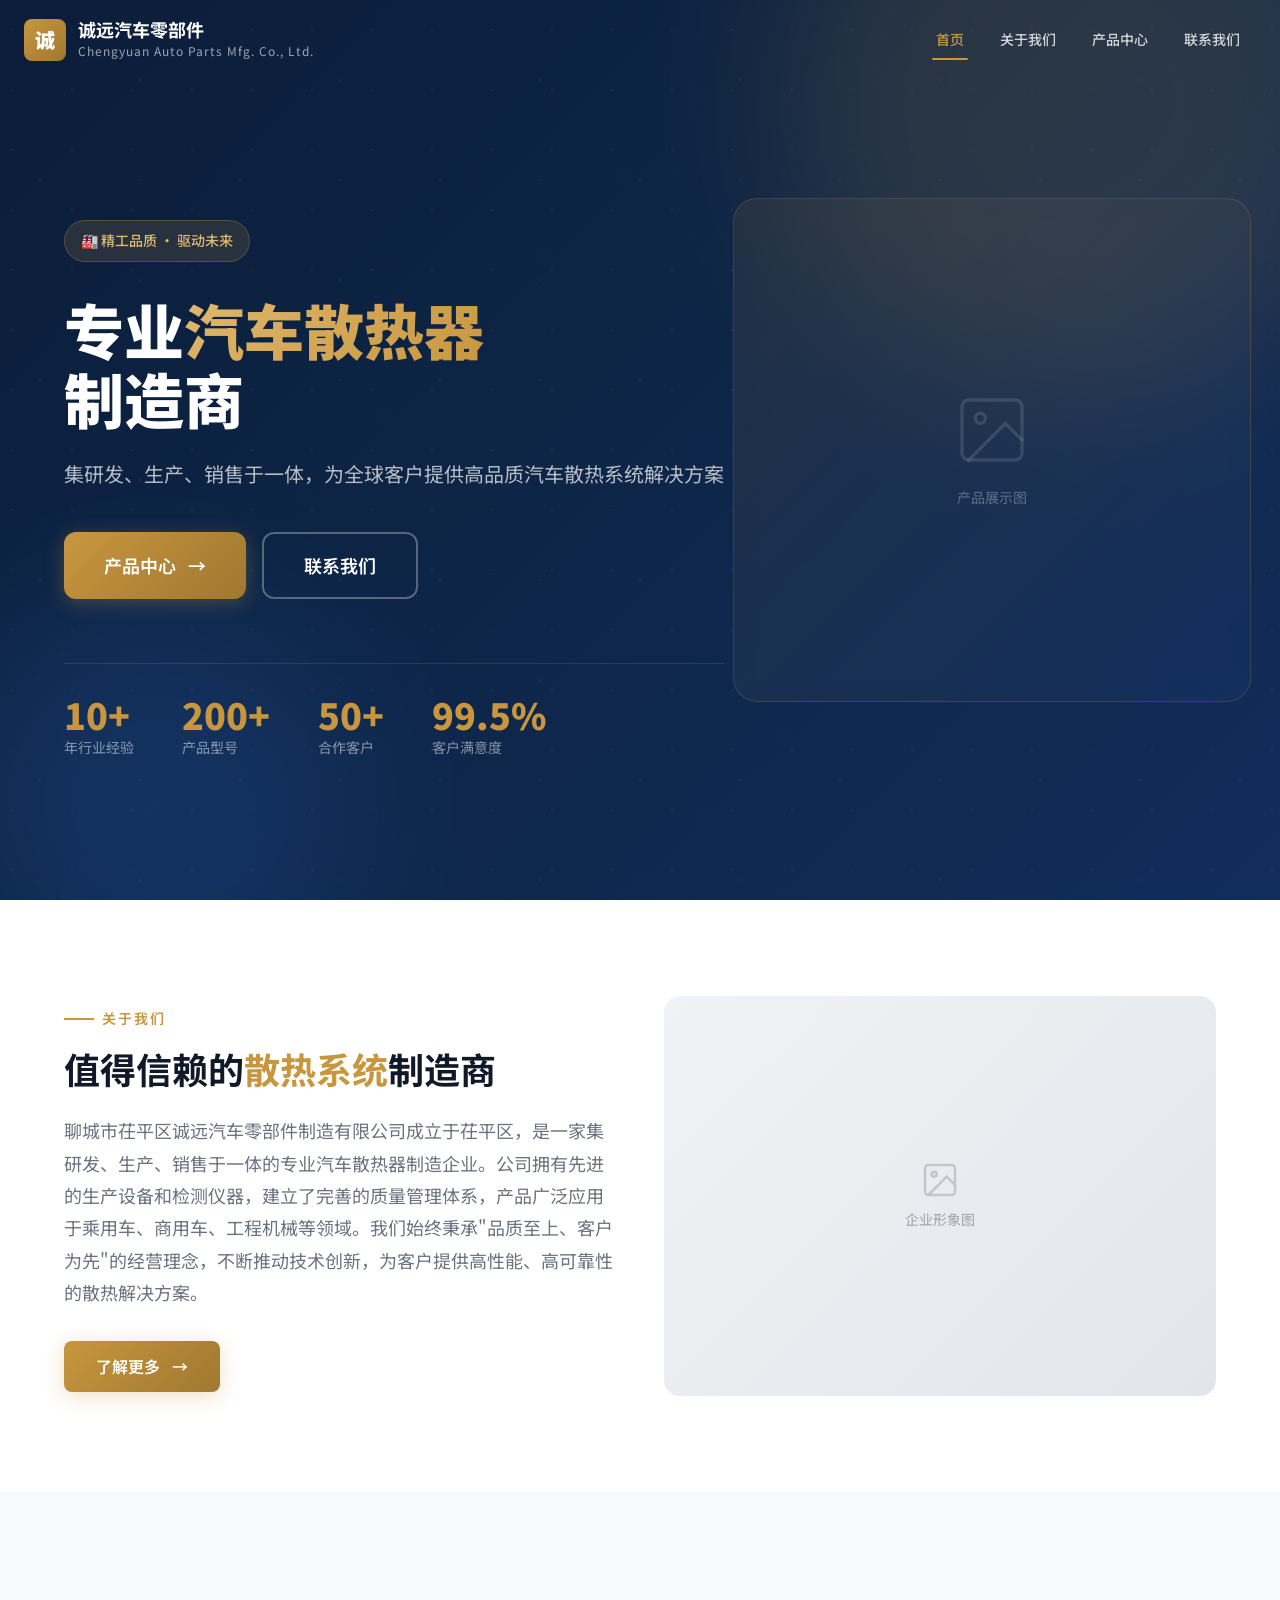
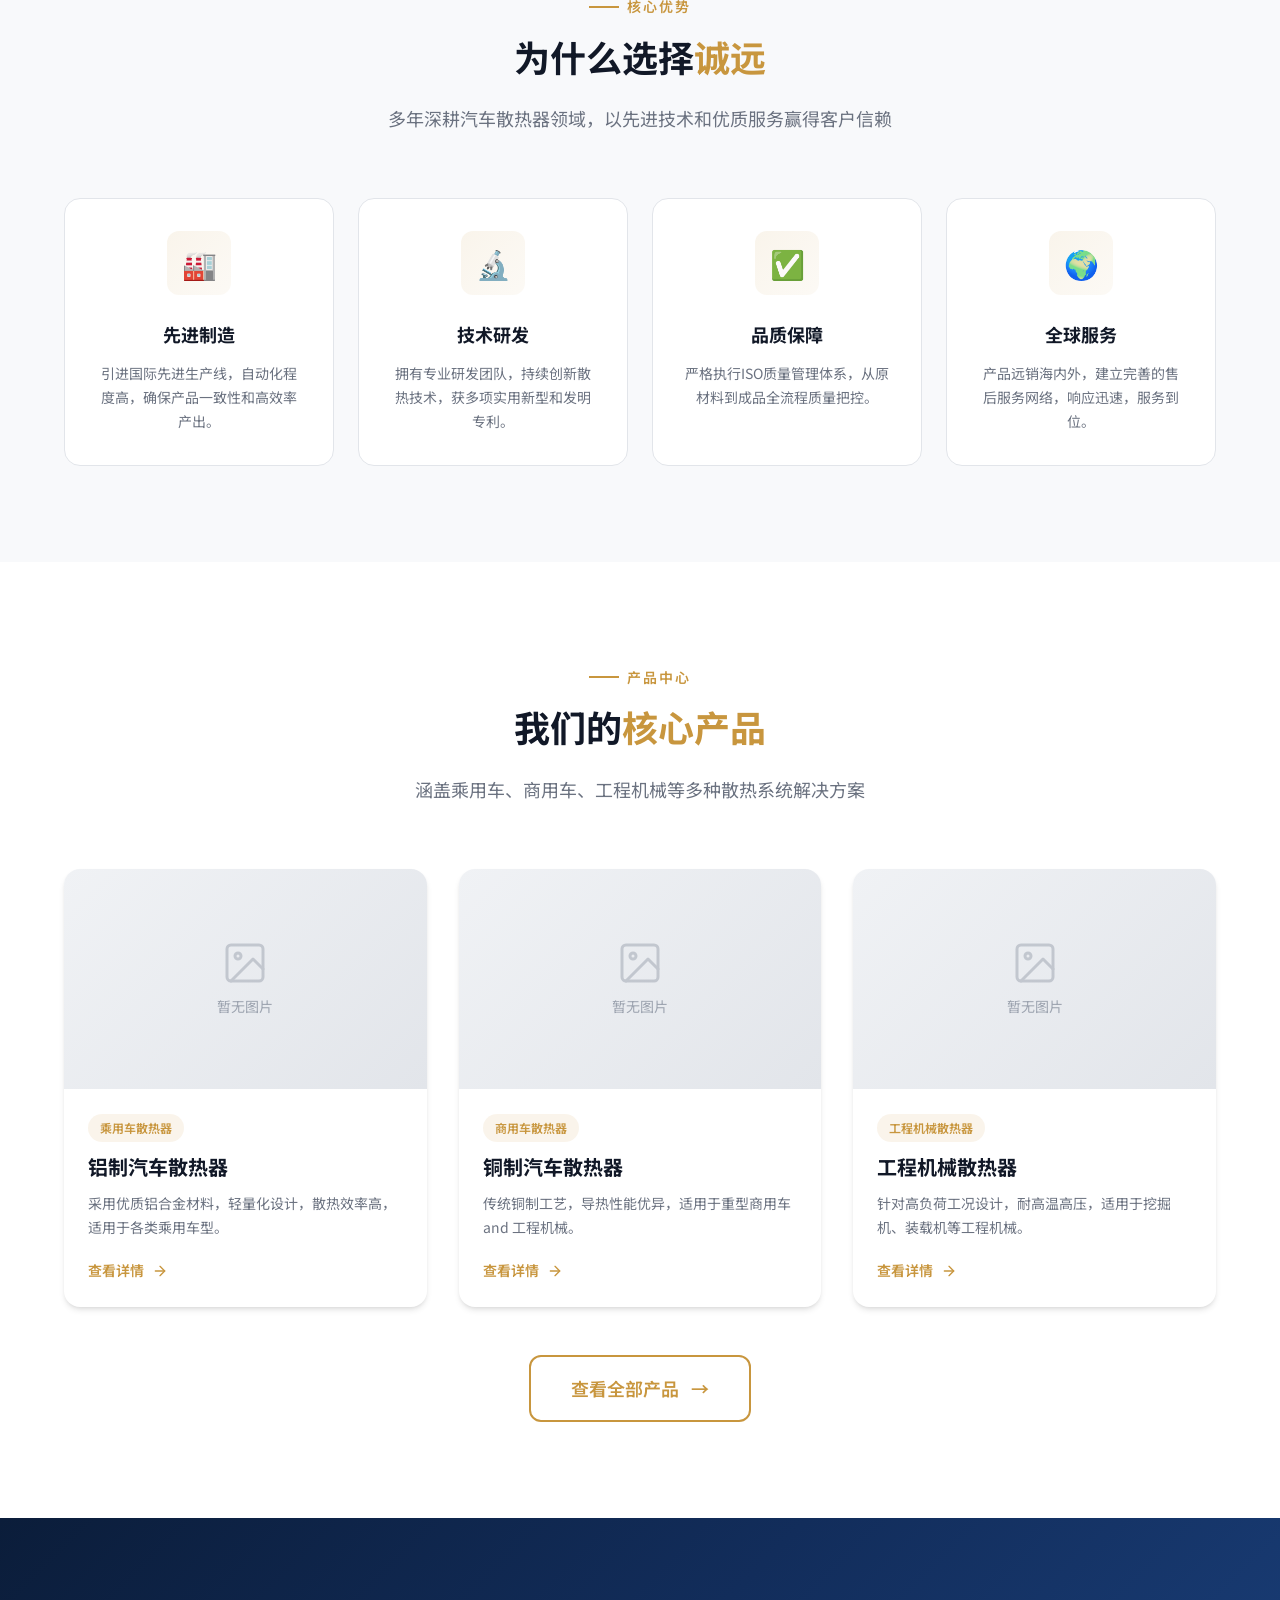
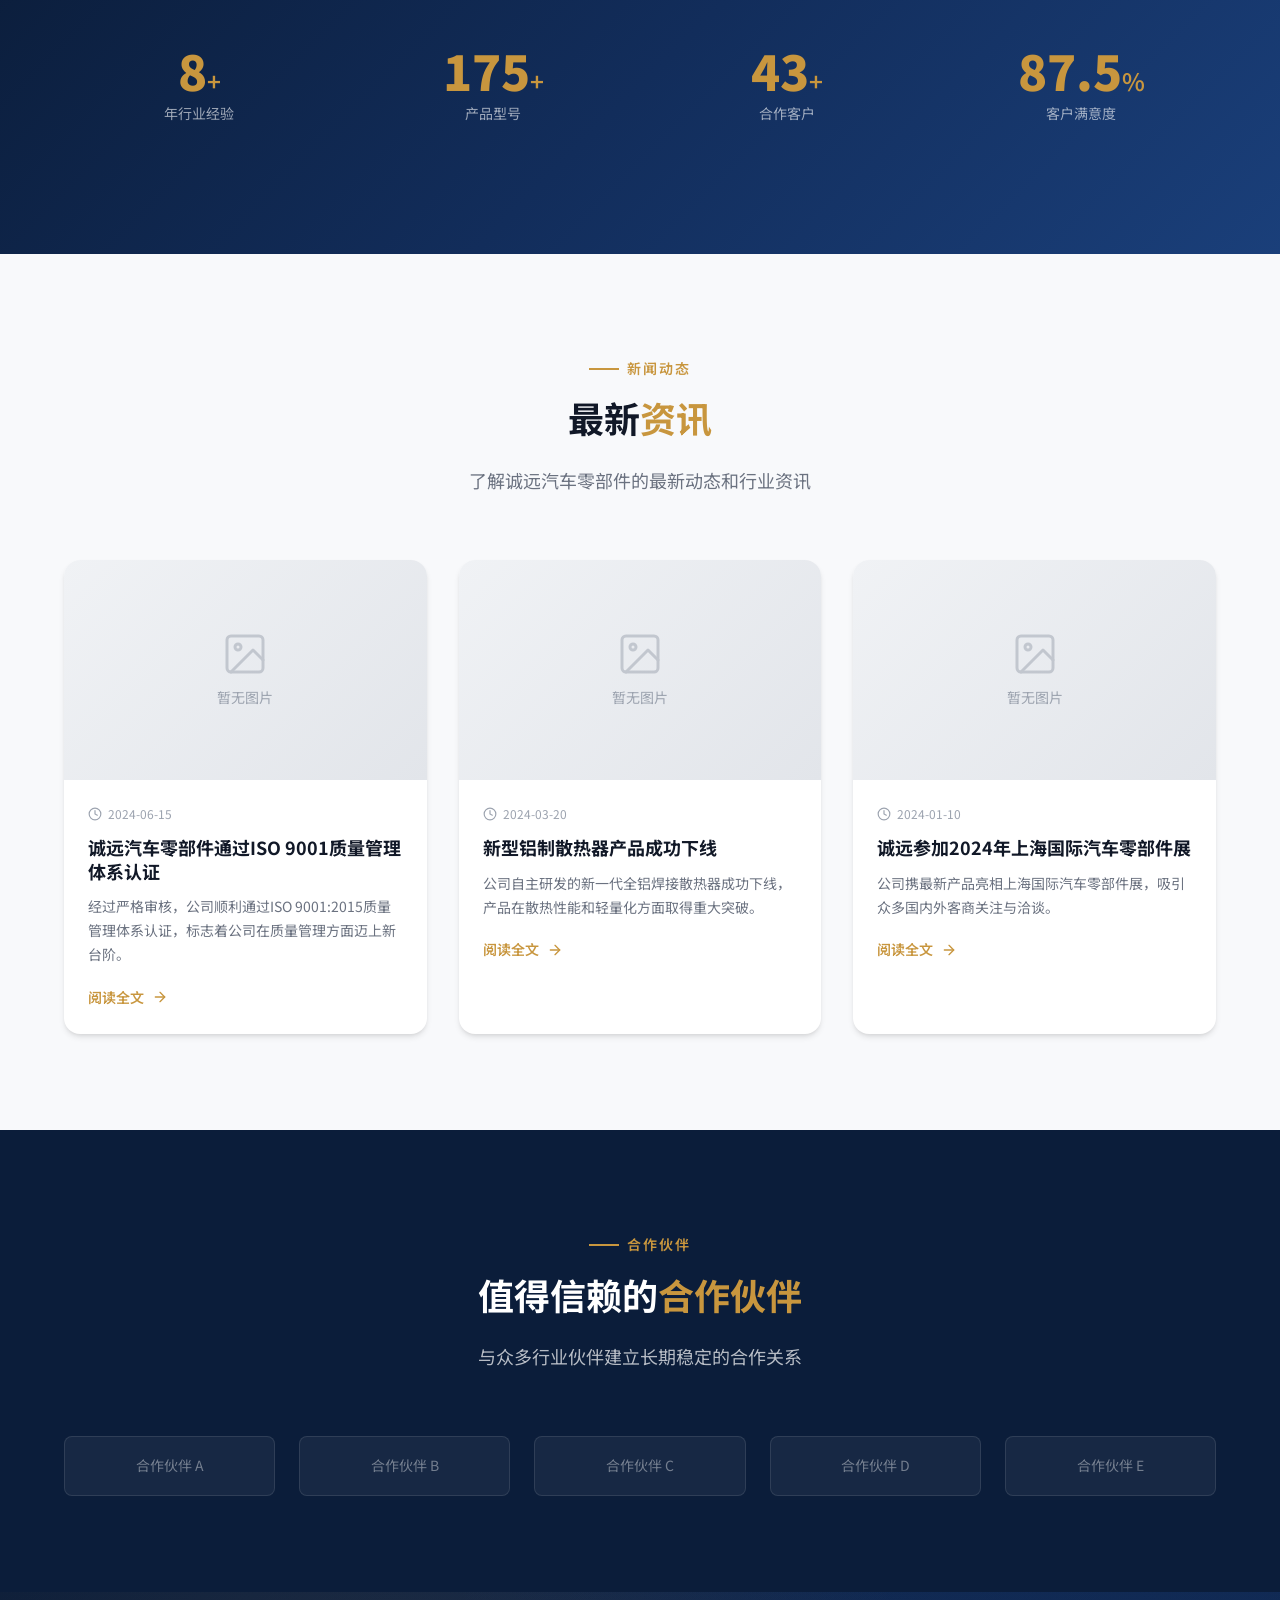
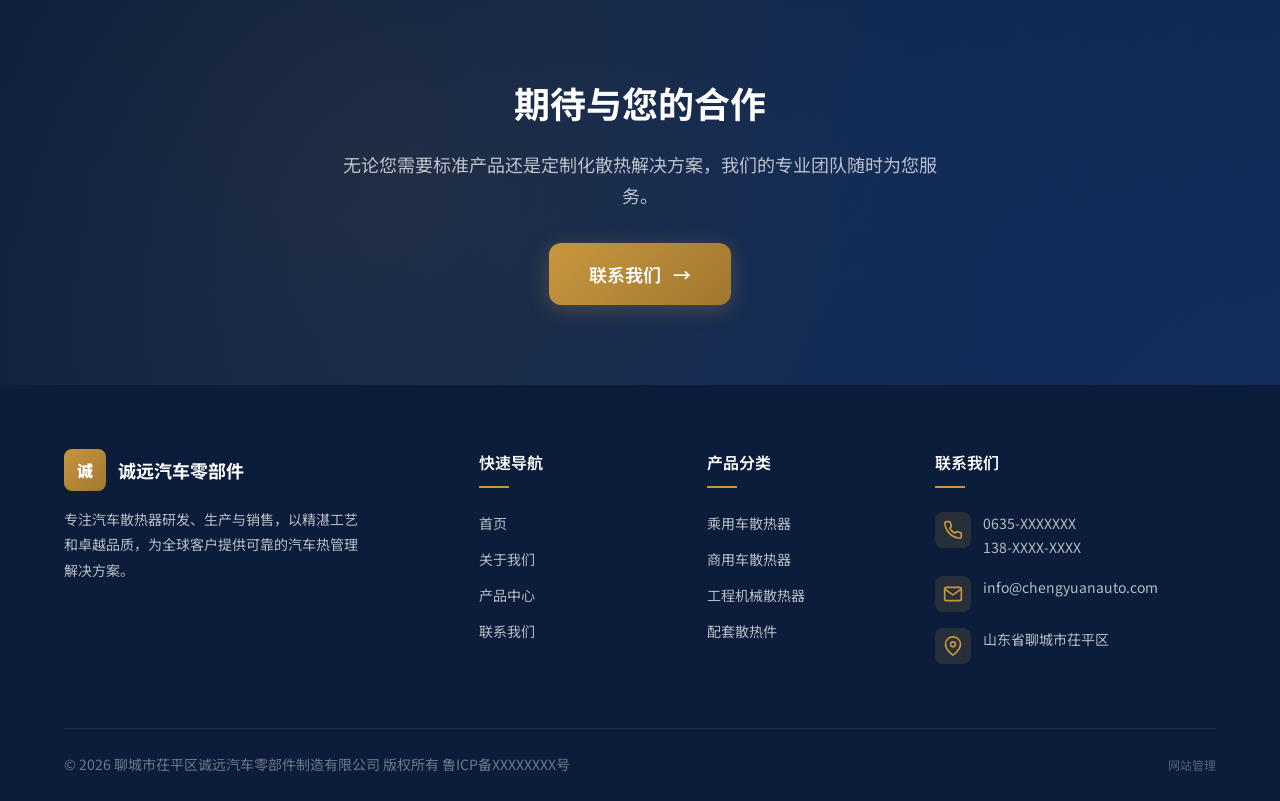
<file: index.html>
<!DOCTYPE html>
<html lang="zh-CN">
<head>
  <meta charset="UTF-8">
  <meta name="viewport" content="width=device-width, initial-scale=1.0">
  <meta name="description" content="聊城市茌平区诚远汽车零部件制造有限公司 — 专注汽车散热器研发、生产与销售，以精湛工艺和卓越品质，为全球客户提供可靠的汽车热管理解决方案。">
  <meta name="keywords" content="汽车散热器,汽车零部件,散热系统,铝制散热器,铜制散热器,中冷器,油冷器,暖风散热器,诚远汽车零部件">
  <meta name="author" content="聊城市茌平区诚远汽车零部件制造有限公司">
  <meta property="og:title" content="诚远汽车零部件 — 专业汽车散热器制造商">
  <meta property="og:description" content="集研发、生产、销售于一体，为全球客户提供高品质汽车散热系统解决方案。">
  <meta property="og:type" content="website">
  <title>诚远汽车零部件 — 专业汽车散热器制造商</title>
  <link rel="stylesheet" href="css/style.css">
</head>
<body>

  <!-- ========== 1. Hero Section ========== -->
  <section class="hero" id="hero">
    <div class="hero__bg-pattern"></div>
    <div class="hero__gradient-orb hero__gradient-orb--1"></div>
    <div class="hero__gradient-orb hero__gradient-orb--2"></div>

    <div class="container" style="display:flex;align-items:center;width:100%;position:relative;z-index:2;">
      <div class="hero__content" id="hero-content">
        <!-- Populated by JS -->
      </div>
    </div>

    <div class="hero__visual" id="hero-visual">
      <!-- Populated by JS -->
    </div>
  </section>

  <!-- ========== 2. About Preview Section ========== -->
  <section class="section" id="about-preview">
    <div class="container">
      <div class="about-intro">
        <div class="reveal">
          <div class="section-label">关于我们</div>
          <h2 class="section-title" id="about-title">值得信赖的<span class="text-accent">散热系统</span>制造商</h2>
          <p class="section-subtitle" id="about-description" style="max-width:100%;">
            <!-- Populated by JS -->
          </p>
          <div style="margin-top:var(--space-8);">
            <a href="about.html" class="btn btn-primary">了解更多<span style="margin-left:4px;">→</span></a>
          </div>
        </div>
        <div class="reveal reveal--delay-2">
          <div class="about-intro__image" id="about-image">
            <div class="img-placeholder" style="width:100%;height:100%;">
              <svg xmlns="http://www.w3.org/2000/svg" width="60" height="60" viewBox="0 0 24 24" fill="none" stroke="currentColor" stroke-width="1.5" stroke-linecap="round" stroke-linejoin="round"><rect x="3" y="3" width="18" height="18" rx="2" ry="2"/><circle cx="8.5" cy="8.5" r="1.5"/><polyline points="21 15 16 10 5 21"/></svg>
              <span>企业形象图</span>
            </div>
          </div>
        </div>
      </div>
    </div>
  </section>

  <!-- ========== 3. Advantages Section ========== -->
  <section class="section section--gray" id="advantages">
    <div class="container">
      <div class="section-header text-center reveal">
        <div class="section-label" style="justify-content:center;">核心优势</div>
        <h2 class="section-title">为什么选择<span class="text-accent">诚远</span></h2>
        <p class="section-subtitle" style="margin:0 auto;">多年深耕汽车散热器领域，以先进技术和优质服务赢得客户信赖</p>
      </div>
      <div class="grid-4" id="advantages-grid">
        <!-- Populated by JS -->
      </div>
    </div>
  </section>

  <!-- ========== 4. Products Preview Section ========== -->
  <section class="section" id="products-preview">
    <div class="container">
      <div class="section-header text-center reveal">
        <div class="section-label" style="justify-content:center;">产品中心</div>
        <h2 class="section-title">我们的<span class="text-accent">核心产品</span></h2>
        <p class="section-subtitle" style="margin:0 auto;">涵盖乘用车、商用车、工程机械等多种散热系统解决方案</p>
      </div>
      <div class="grid-3" id="products-grid">
        <!-- Populated by JS -->
      </div>
      <div class="text-center reveal" style="margin-top:var(--space-12);">
        <a href="products.html" class="btn btn-outline btn-lg">查看全部产品<span style="margin-left:4px;">→</span></a>
      </div>
    </div>
  </section>

  <!-- ========== 5. Stats Bar Section ========== -->
  <section class="section section--accent-gradient" id="stats-section">
    <div class="container">
      <div class="stats-bar" id="stats-bar">
        <!-- Populated by JS -->
      </div>
    </div>
  </section>

  <!-- ========== 6. News Preview Section ========== -->
  <section class="section section--gray" id="news-preview">
    <div class="container">
      <div class="section-header text-center reveal">
        <div class="section-label" style="justify-content:center;">新闻动态</div>
        <h2 class="section-title">最新<span class="text-accent">资讯</span></h2>
        <p class="section-subtitle" style="margin:0 auto;">了解诚远汽车零部件的最新动态和行业资讯</p>
      </div>
      <div class="grid-3" id="news-grid">
        <!-- Populated by JS -->
      </div>
    </div>
  </section>

  <!-- ========== 7. Partners Section ========== -->
  <section class="section section--dark" id="partners">
    <div class="container">
      <div class="section-header text-center reveal">
        <div class="section-label" style="justify-content:center;">合作伙伴</div>
        <h2 class="section-title">值得信赖的<span class="text-accent">合作伙伴</span></h2>
        <p class="section-subtitle" style="margin:0 auto;">与众多行业伙伴建立长期稳定的合作关系</p>
      </div>
      <div class="partners-grid reveal" id="partners-grid">
        <!-- Populated by JS -->
      </div>
    </div>
  </section>

  <!-- ========== 8. CTA Section ========== -->
  <section class="cta" id="cta">
    <div class="cta__bg"></div>
    <div class="container">
      <div class="cta__content reveal">
        <h2 class="cta__title">期待与您的合作</h2>
        <p class="cta__desc">无论您需要标准产品还是定制化散热解决方案，我们的专业团队随时为您服务。</p>
        <a href="contact.html" class="btn btn-primary btn-lg">联系我们<span style="margin-left:4px;">→</span></a>
      </div>
    </div>
  </section>

  <!-- ========== Scripts ========== -->
  <script src="js/data.js"></script>
  <script src="js/main.js"></script>
  <script>
    (async function () {
      await CMS.loadData();
      const data = window.CMS.getData();

      // --- 1. Hero Section ---
      const banner = data.banners[0] || {};
      const stats = data.stats || [];
      const heroContent = document.getElementById('hero-content');

      const statsHTML = stats.map(s =>
        `<div class="hero__stat">
          <div class="hero__stat-number">
            <span data-count="${s.number}">0</span><span>${s.unit}</span>
          </div>
          <div class="hero__stat-label">${s.label}</div>
        </div>`
      ).join('');

      heroContent.innerHTML = `
        <div class="hero__label">🏭 ${banner.subtitle || data.company.slogan}</div>
        <h1 class="hero__title">专业<span class="highlight">汽车散热器</span><br>制造商</h1>
        <p class="hero__desc">${banner.description || data.company.description}</p>
        <div class="hero__actions">
          <a href="products.html" class="btn btn-primary btn-lg">产品中心<span style="margin-left:4px;">→</span></a>
          <a href="contact.html" class="btn btn-outline btn-lg" style="border-color:rgba(255,255,255,0.3);color:var(--color-white);">联系我们</a>
        </div>
        <div class="hero__stats">${statsHTML}</div>
      `;

      // Hero visual placeholder
      const heroVisual = document.getElementById('hero-visual');
      if (banner.image) {
        heroVisual.innerHTML = `<div class="hero__visual-placeholder"><img src="${banner.image}" alt="${banner.title}"></div>`;
      } else {
        heroVisual.innerHTML = `
          <div class="hero__visual-placeholder">
            <svg xmlns="http://www.w3.org/2000/svg" width="80" height="80" viewBox="0 0 24 24" fill="none" stroke="currentColor" stroke-width="1" stroke-linecap="round" stroke-linejoin="round"><rect x="3" y="3" width="18" height="18" rx="2" ry="2"/><circle cx="8.5" cy="8.5" r="1.5"/><polyline points="21 15 16 10 5 21"/></svg>
            <span style="font-size:14px;">产品展示图</span>
          </div>
        `;
      }

      // --- 2. About Preview ---
      document.getElementById('about-description').textContent = data.company.descriptionLong || data.company.description;

      // --- 3. Advantages ---
      const advantagesGrid = document.getElementById('advantages-grid');
      advantagesGrid.innerHTML = data.advantages.map((adv, i) =>
        `<div class="feature-card reveal reveal--delay-${i + 1}">
          <div class="feature-card__icon">${adv.icon}</div>
          <h3 class="feature-card__title">${adv.title}</h3>
          <p class="feature-card__desc">${adv.description}</p>
        </div>`
      ).join('');

      // --- 4. Products Preview (first 3) ---
      const productsGrid = document.getElementById('products-grid');
      const previewProducts = data.products.slice(0, 3);
      productsGrid.innerHTML = previewProducts.map((prod, i) => {
        const imageArea = prod.image
          ? `<img src="${prod.image}" alt="${prod.name}">`
          : `<div class="card__image-placeholder">
              <svg xmlns="http://www.w3.org/2000/svg" width="48" height="48" viewBox="0 0 24 24" fill="none" stroke="currentColor" stroke-width="1.5" stroke-linecap="round" stroke-linejoin="round"><rect x="3" y="3" width="18" height="18" rx="2" ry="2"/><circle cx="8.5" cy="8.5" r="1.5"/><polyline points="21 15 16 10 5 21"/></svg>
              <span>暂无图片</span>
            </div>`;

        return `<div class="card reveal reveal--delay-${i + 1}">
          <div class="card__image">${imageArea}</div>
          <div class="card__body">
            <span class="card__tag">${prod.category}</span>
            <h3 class="card__title">${prod.name}</h3>
            <p class="card__desc">${prod.description}</p>
            <a href="products.html" class="card__link">查看详情 ${ICONS.arrowRight}</a>
          </div>
        </div>`;
      }).join('');

      // --- 5. Stats Bar ---
      const statsBar = document.getElementById('stats-bar');
      statsBar.innerHTML = stats.map((s, i) =>
        `<div class="stats-bar__item reveal reveal--delay-${i + 1}">
          <div class="stats-bar__number">
            <span data-count="${s.number}">0</span><span class="unit">${s.unit}</span>
          </div>
          <div class="stats-bar__label">${s.label}</div>
        </div>`
      ).join('');

      // --- 6. News Preview (latest 3) ---
      const newsGrid = document.getElementById('news-grid');
      const previewNews = data.news.slice(0, 3);
      newsGrid.innerHTML = previewNews.map((item, i) => {
        const dateObj = new Date(item.date);
        const month = String(dateObj.getMonth() + 1).padStart(2, '0');
        const day = String(dateObj.getDate()).padStart(2, '0');
        const year = dateObj.getFullYear();

        const imageArea = item.image
          ? `<img src="${item.image}" alt="${item.title}">`
          : `<div class="card__image-placeholder">
              <svg xmlns="http://www.w3.org/2000/svg" width="48" height="48" viewBox="0 0 24 24" fill="none" stroke="currentColor" stroke-width="1.5" stroke-linecap="round" stroke-linejoin="round"><rect x="3" y="3" width="18" height="18" rx="2" ry="2"/><circle cx="8.5" cy="8.5" r="1.5"/><polyline points="21 15 16 10 5 21"/></svg>
              <span>暂无图片</span>
            </div>`;

        return `<div class="card reveal reveal--delay-${i + 1}">
          <div class="card__image">${imageArea}</div>
          <div class="card__body">
            <div style="display:flex;align-items:center;gap:6px;color:var(--color-gray-400);font-size:var(--font-size-xs);margin-bottom:var(--space-3);">
              ${ICONS.clock}
              <span>${year}-${month}-${day}</span>
            </div>
            <h3 class="card__title" style="font-size:var(--font-size-lg);">${item.title}</h3>
            <p class="card__desc">${item.summary}</p>
            <a href="#" class="card__link">阅读全文 ${ICONS.arrowRight}</a>
          </div>
        </div>`;
      }).join('');

      // --- 7. Partners ---
      const partnersGrid = document.getElementById('partners-grid');
      partnersGrid.innerHTML = data.partners.map(p =>
        `<div class="partner-logo">${p.name}</div>`
      ).join('');

    })();

    // Initialize shared header, footer, scroll effects
    initPage();
  </script>

</body>
</html>
</file>
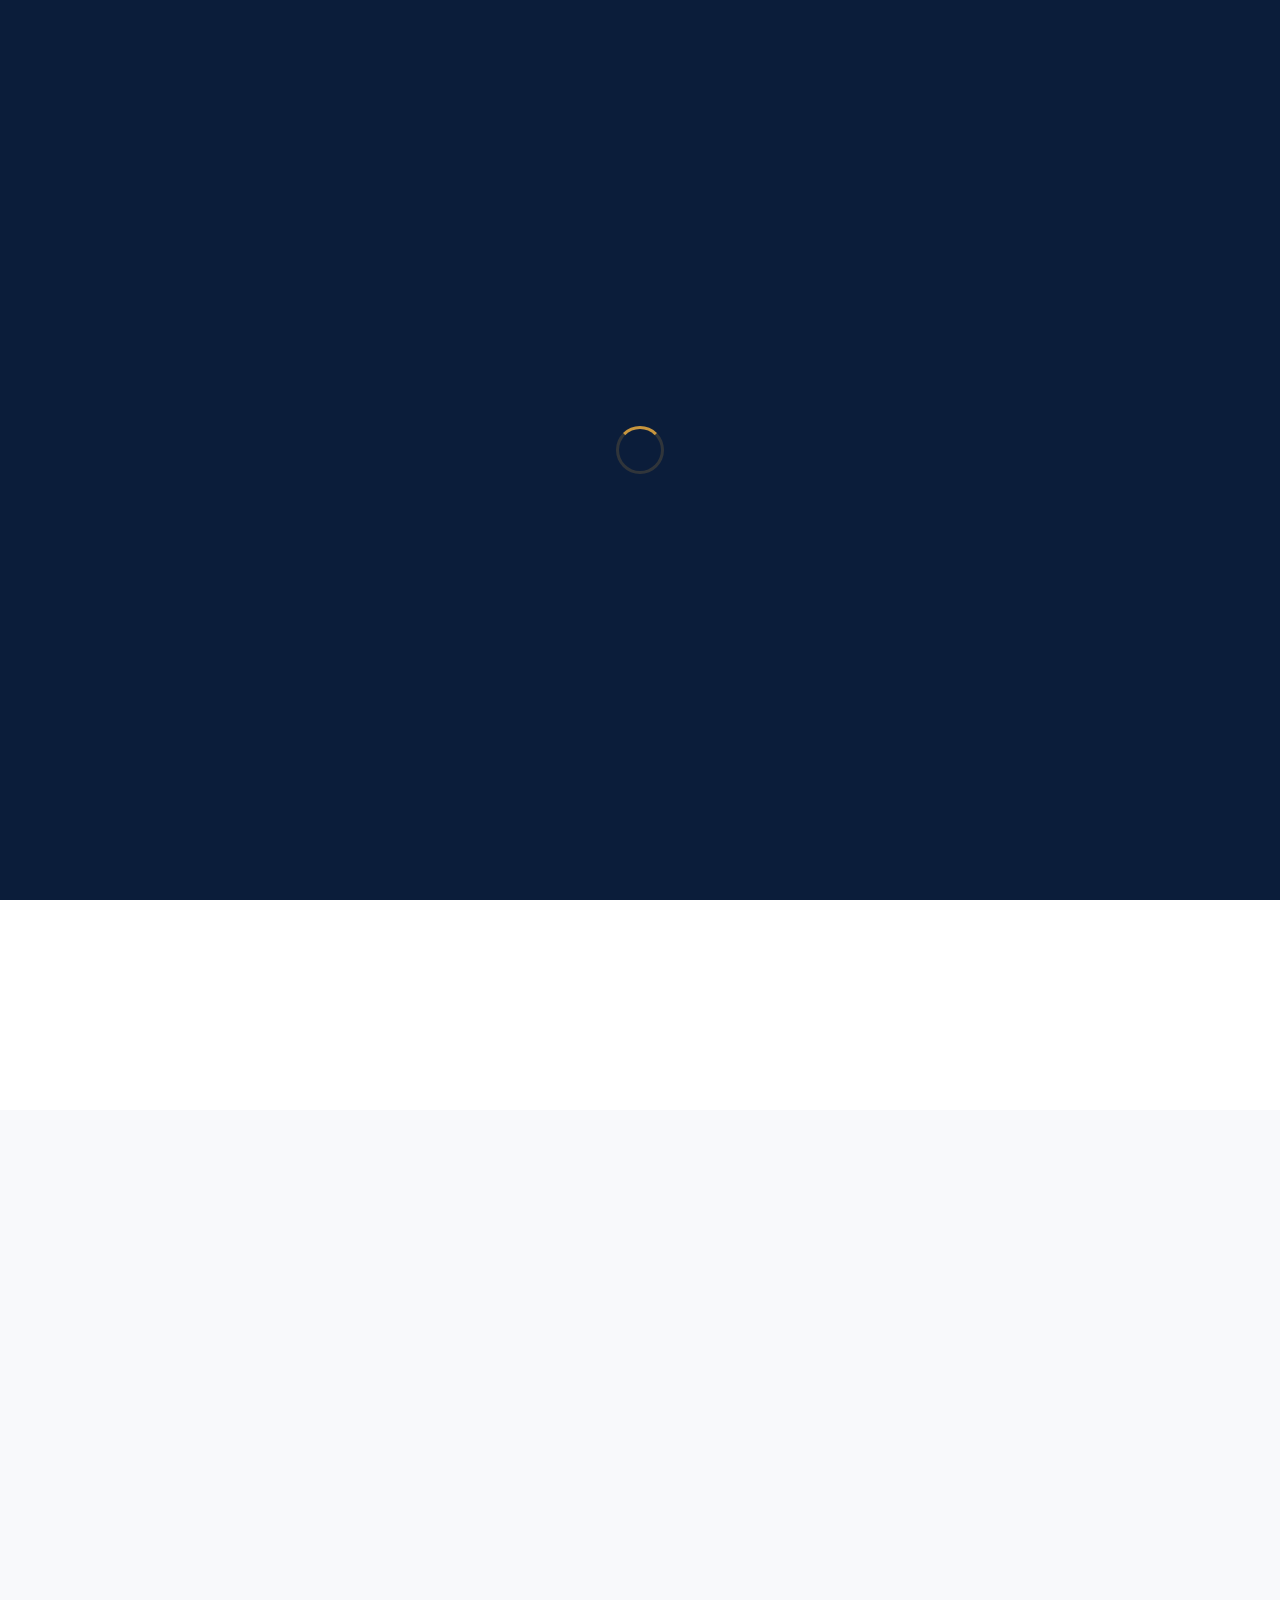
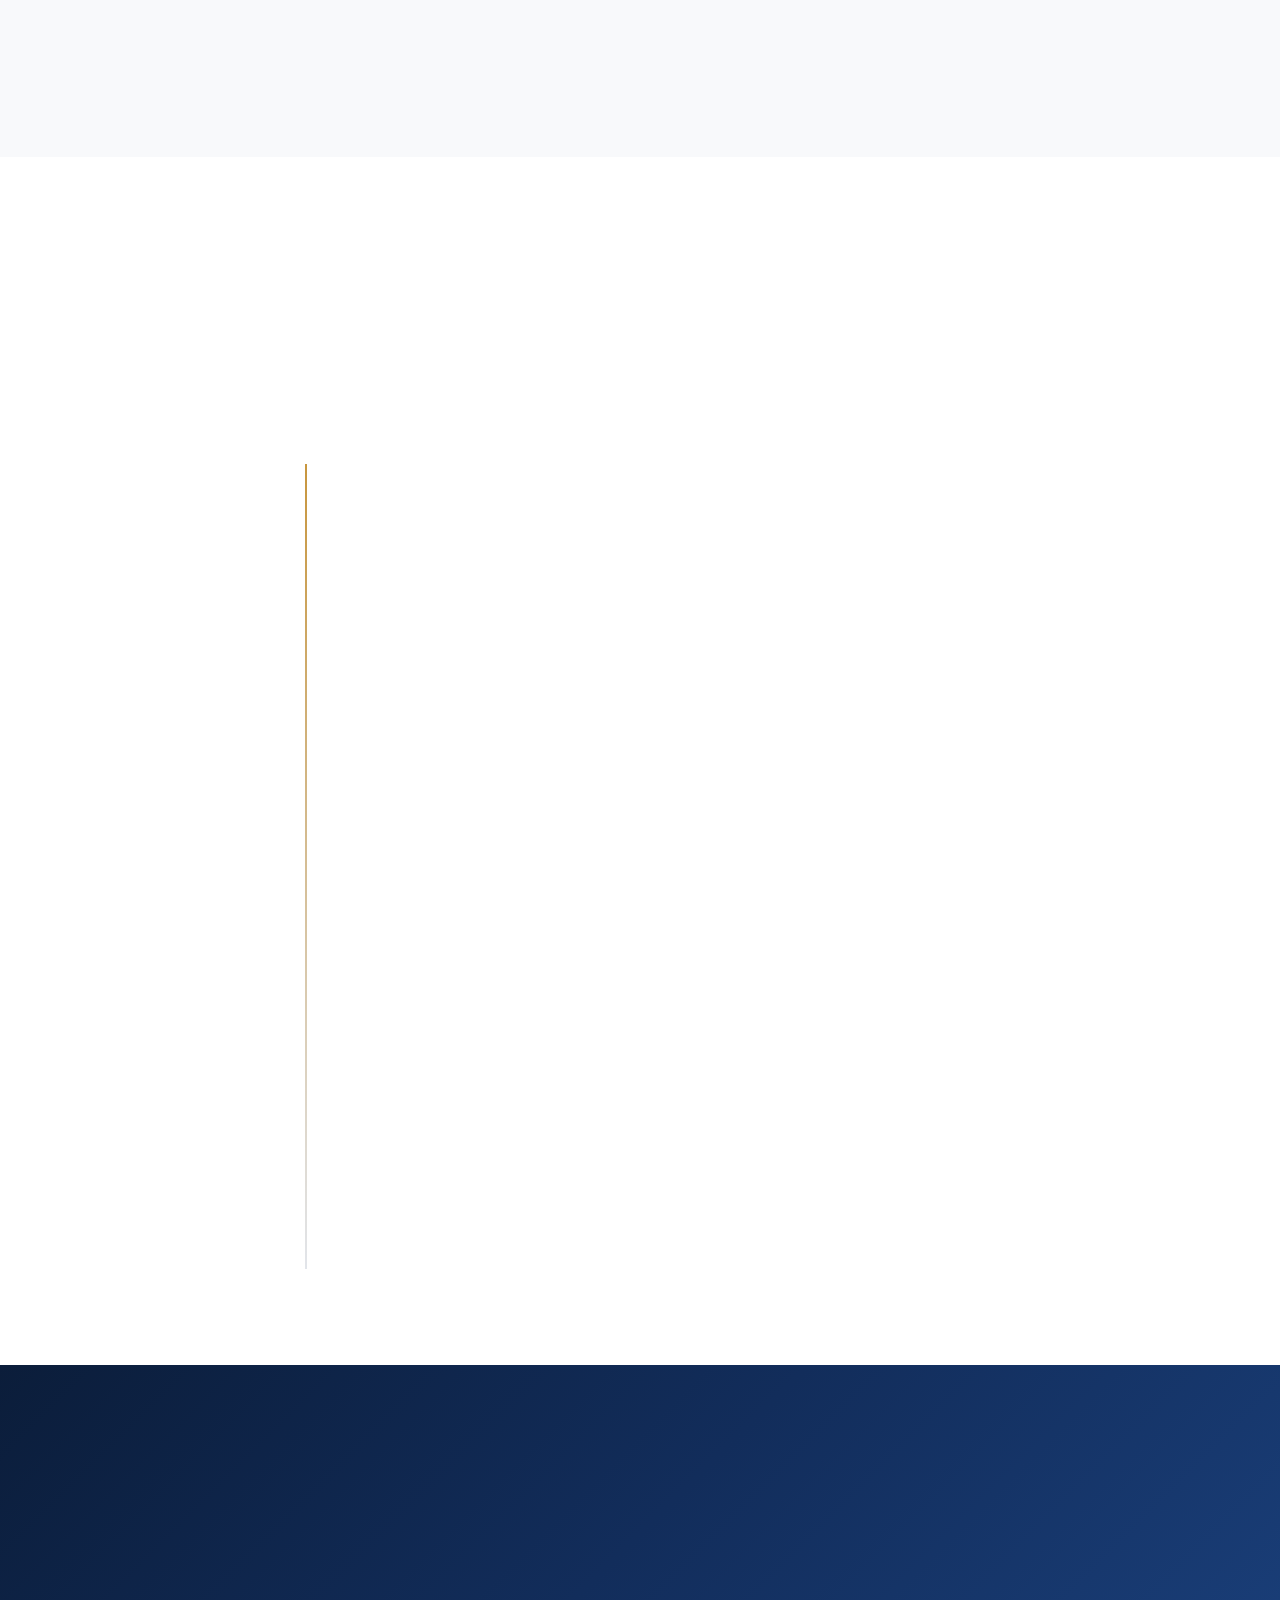
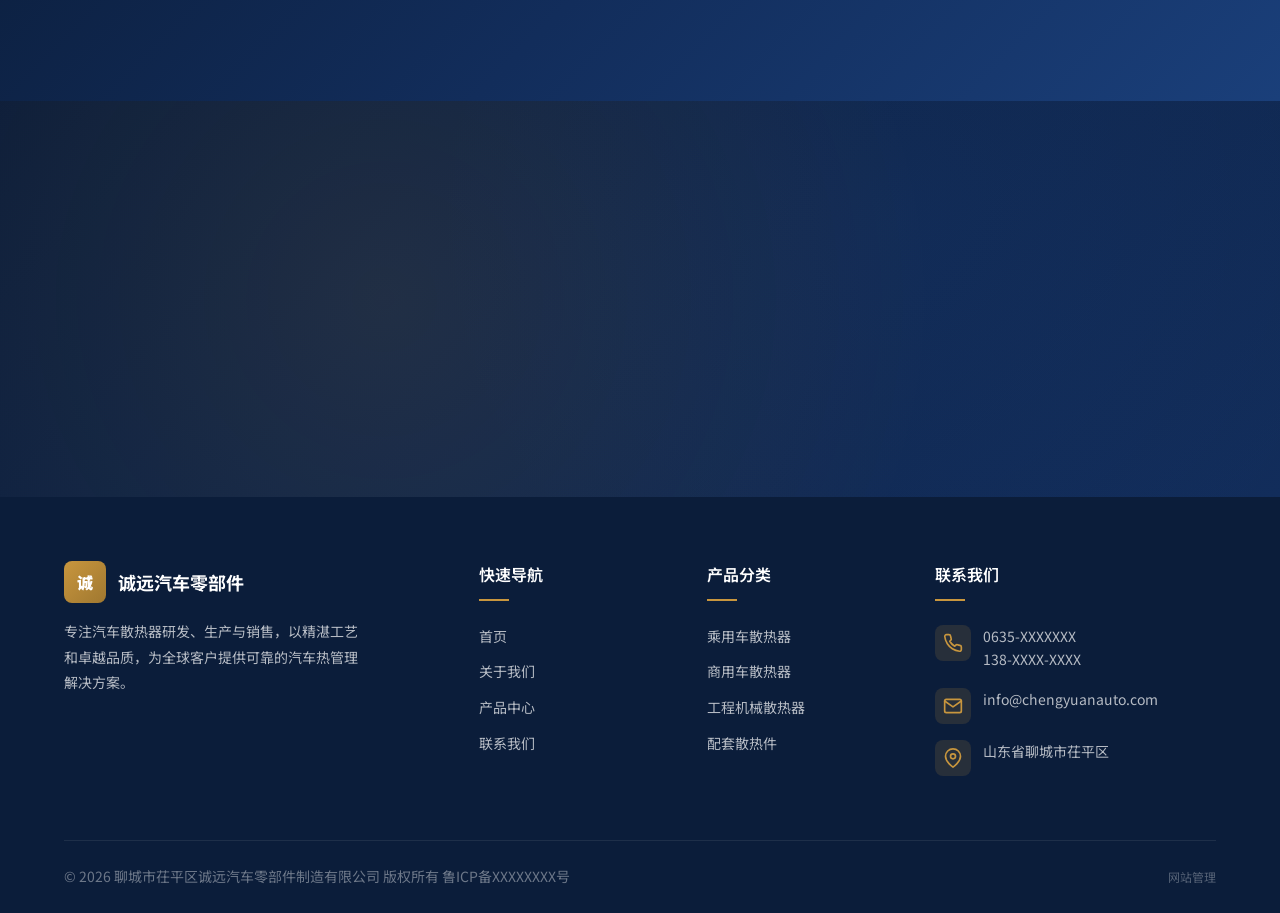
<file: about.html>
<!DOCTYPE html>
<html lang="zh-CN">
<head>
  <meta charset="UTF-8">
  <meta name="viewport" content="width=device-width, initial-scale=1.0">
  <meta http-equiv="X-UA-Compatible" content="IE=edge">

  <!-- SEO Meta -->
  <title>关于我们 - 诚远汽车零部件</title>
  <meta name="description" content="了解聊城市茌平区诚远汽车零部件制造有限公司 — 专注汽车散热器研发、生产与销售，以精湛工艺和卓越品质，为全球客户提供可靠的汽车热管理解决方案。">
  <meta name="keywords" content="诚远汽车零部件,关于我们,汽车散热器,散热器制造,企业介绍,发展历程,核心价值观">
  <meta name="author" content="聊城市茌平区诚远汽车零部件制造有限公司">

  <!-- Open Graph -->
  <meta property="og:title" content="关于我们 - 诚远汽车零部件">
  <meta property="og:description" content="专注汽车散热器研发、生产与销售，以精湛工艺和卓越品质，为全球客户提供可靠的汽车热管理解决方案。">
  <meta property="og:type" content="website">
  <meta property="og:locale" content="zh_CN">

  <!-- Favicon placeholder -->
  <link rel="icon" type="image/svg+xml" href="data:image/svg+xml,<svg xmlns='http://www.w3.org/2000/svg' viewBox='0 0 100 100'><text y='.9em' font-size='90'>🏭</text></svg>">

  <!-- Shared Styles -->
  <link rel="stylesheet" href="css/style.css">

  <!-- Page-specific styles -->
  <style>
    /* ---- About Intro Highlights ---- */
    .about-intro__text h2 {
      font-size: var(--font-size-4xl);
      font-weight: 700;
      color: var(--color-gray-900);
      line-height: 1.3;
      margin-bottom: var(--space-6);
    }

    .about-intro__text h2 .highlight {
      background: linear-gradient(135deg, var(--color-accent-light), var(--color-accent));
      -webkit-background-clip: text;
      -webkit-text-fill-color: transparent;
      background-clip: text;
    }

    .about-intro__text p {
      font-size: var(--font-size-base);
      color: var(--color-gray-600);
      line-height: 1.9;
      margin-bottom: var(--space-6);
    }

    .about-intro__highlights {
      display: grid;
      grid-template-columns: 1fr 1fr;
      gap: var(--space-4);
      margin-top: var(--space-8);
    }

    .about-intro__highlight-item {
      display: flex;
      align-items: flex-start;
      gap: var(--space-3);
      padding: var(--space-4);
      background: var(--color-gray-50);
      border-radius: var(--radius-lg);
      transition: all var(--transition-base);
    }

    .about-intro__highlight-item:hover {
      background: var(--color-white);
      box-shadow: var(--shadow-md);
      transform: translateY(-2px);
    }

    .about-intro__highlight-icon {
      width: 40px;
      height: 40px;
      background: linear-gradient(135deg, rgba(200,150,62,0.15), rgba(200,150,62,0.05));
      border-radius: var(--radius-md);
      display: flex;
      align-items: center;
      justify-content: center;
      font-size: 18px;
      flex-shrink: 0;
    }

    .about-intro__highlight-text {
      font-size: var(--font-size-sm);
      font-weight: 600;
      color: var(--color-gray-800);
      line-height: 1.5;
    }

    .about-intro__highlight-sub {
      font-size: var(--font-size-xs);
      color: var(--color-gray-500);
      font-weight: 400;
      margin-top: 2px;
    }

    /* ---- Values Section Header ---- */
    .values-section .section-header {
      text-align: center;
    }

    .values-section .section-subtitle {
      margin: 0 auto;
    }

    /* ---- Timeline Section Header ---- */
    .timeline-section .section-header {
      text-align: center;
    }

    .timeline-section .section-subtitle {
      margin: 0 auto;
    }

    .timeline-wrapper {
      max-width: 700px;
      margin: 0 auto;
    }

    /* ---- Stats divider line ---- */
    .stats-bar__item + .stats-bar__item {
      border-left: 1px solid rgba(255,255,255,0.1);
    }

    /* ---- Responsive for highlight grid ---- */
    @media (max-width: 480px) {
      .about-intro__highlights {
        grid-template-columns: 1fr;
      }

      .stats-bar__item + .stats-bar__item {
        border-left: none;
      }
    }
  </style>
</head>
<body>

  <!-- ==========================================================
       Section 1: Page Hero (.hero--small)
       ========================================================== -->
  <section class="hero hero--small">
    <div class="hero__bg-pattern"></div>
    <div class="hero__gradient-orb hero__gradient-orb--1"></div>
    <div class="hero__gradient-orb hero__gradient-orb--2"></div>
    <div class="container">
      <div class="hero__content" style="padding-top: 0;">
        <!-- Breadcrumb -->
        <nav class="breadcrumb" aria-label="面包屑导航">
          <a href="index.html">首页</a>
          <span class="separator">/</span>
          <span class="current">关于我们</span>
        </nav>
        <!-- Title -->
        <h1 class="hero__title" style="opacity:1; animation:none;">关于<span class="highlight">我们</span></h1>
        <!-- Subtitle populated from CMS -->
        <p class="hero__desc" id="hero-subtitle" style="opacity:1; animation:none;"></p>
      </div>
    </div>
  </section>

  <!-- ==========================================================
       Section 2: Company Intro
       ========================================================== -->
  <section class="section">
    <div class="container">
      <div class="about-intro">
        <!-- Left: Text Content -->
        <div class="about-intro__text reveal">
          <div class="section-label">企业简介</div>
          <h2>专注品质，<span class="highlight">驱动未来</span></h2>
          <p id="company-description"></p>
          <div class="about-intro__highlights" id="company-highlights">
            <!-- Populated by JS -->
          </div>
        </div>
        <!-- Right: Image Placeholder -->
        <div class="about-intro__image reveal reveal--delay-2" id="company-image">
          <!-- Populated by JS -->
        </div>
      </div>
    </div>
  </section>

  <!-- ==========================================================
       Section 3: Core Values
       ========================================================== -->
  <section class="section section--gray values-section">
    <div class="container">
      <div class="section-header text-center reveal">
        <div class="section-label" style="justify-content: center;">核心价值</div>
        <h2 class="section-title">企业文化与<span class="text-accent">核心价值观</span></h2>
        <p class="section-subtitle" style="margin: 0 auto;">我们秉承的理念，驱动着每一个产品和服务的卓越品质</p>
      </div>
      <div class="about-values" id="values-grid">
        <!-- Populated by JS -->
      </div>
    </div>
  </section>

  <!-- ==========================================================
       Section 4: Development History (Timeline)
       ========================================================== -->
  <section class="section timeline-section">
    <div class="container">
      <div class="section-header text-center reveal">
        <div class="section-label" style="justify-content: center;">发展历程</div>
        <h2 class="section-title">砥砺前行，<span class="text-accent">步步为营</span></h2>
        <p class="section-subtitle" style="margin: 0 auto;">从创立至今，我们不断突破自我，用实力书写每一个里程碑</p>
      </div>
      <div class="timeline-wrapper">
        <div class="timeline" id="timeline-list">
          <!-- Populated by JS -->
        </div>
      </div>
    </div>
  </section>

  <!-- ==========================================================
       Section 5: Stats Bar
       ========================================================== -->
  <section class="section section--accent-gradient">
    <div class="container">
      <div class="stats-bar reveal" id="stats-bar">
        <!-- Populated by JS -->
      </div>
    </div>
  </section>

  <!-- ==========================================================
       Section 6: CTA Section
       ========================================================== -->
  <section class="cta">
    <div class="cta__bg"></div>
    <div class="container">
      <div class="cta__content reveal">
        <h2 class="cta__title">期待与您合作</h2>
        <p class="cta__desc">无论您有任何关于汽车散热系统的需求，我们都将竭诚为您提供专业的解决方案与优质的服务。</p>
        <div style="display: flex; gap: var(--space-4); justify-content: center; flex-wrap: wrap;">
          <a href="contact.html" class="btn btn-primary btn-lg">联系我们</a>
          <a href="products.html" class="btn btn-outline btn-lg" style="border-color: rgba(255,255,255,0.3); color: var(--color-white);">浏览产品</a>
        </div>
      </div>
    </div>
  </section>

  <!-- ==========================================================
       Scripts
       ========================================================== -->
  <script src="js/data.js"></script>
  <script src="js/main.js"></script>
  <script>
    (async function () {
      await CMS.loadData();
      // ---- Read CMS data ----
      const company = CMS.get('company');
      const values  = CMS.get('values');
      const milestones = CMS.get('milestones');
      const stats   = CMS.get('stats');

      // ---- 1. Hero subtitle ----
      const heroSub = document.getElementById('hero-subtitle');
      if (heroSub) {
        heroSub.textContent = company.description || '';
      }

      // ---- 2. Company Intro ----
      const descEl = document.getElementById('company-description');
      if (descEl) {
        descEl.textContent = company.descriptionLong || company.description || '';
      }

      // Key highlights
      const highlightsData = [
        { icon: '🏭', title: '先进制造基地', sub: '自动化生产线，年产能10万+台' },
        { icon: '📜', title: 'ISO 9001认证', sub: '全流程质量管理体系' },
        { icon: '🔬', title: '技术研发中心', sub: '多项技术专利成果' },
        { icon: '🌍', title: '全球化布局', sub: '产品远销海内外市场' },
      ];

      const highlightsEl = document.getElementById('company-highlights');
      if (highlightsEl) {
        highlightsEl.innerHTML = highlightsData.map(h => `
          <div class="about-intro__highlight-item">
            <div class="about-intro__highlight-icon">${h.icon}</div>
            <div>
              <div class="about-intro__highlight-text">${h.title}</div>
              <div class="about-intro__highlight-sub">${h.sub}</div>
            </div>
          </div>
        `).join('');
      }

      // Company image
      const imgEl = document.getElementById('company-image');
      if (imgEl) {
        imgEl.innerHTML = getImageHTML('', '诚远汽车零部件厂区', '企业厂区图片');
      }

      // ---- 3. Core Values ----
      const valuesGrid = document.getElementById('values-grid');
      if (valuesGrid && values) {
        valuesGrid.innerHTML = values.map((v, i) => `
          <div class="feature-card reveal reveal--delay-${i + 1}">
            <div class="feature-card__icon">${v.icon}</div>
            <h3 class="feature-card__title">${v.title}</h3>
            <p class="feature-card__desc">${v.description}</p>
          </div>
        `).join('');
      }

      // ---- 4. Timeline ----
      const timelineList = document.getElementById('timeline-list');
      if (timelineList && milestones) {
        timelineList.innerHTML = milestones.map((m, i) => `
          <div class="timeline__item reveal reveal--delay-${Math.min(i + 1, 5)}">
            <div class="timeline__year">${m.year}</div>
            <h3 class="timeline__title">${m.title}</h3>
            <p class="timeline__desc">${m.description}</p>
          </div>
        `).join('');
      }

      // ---- 5. Stats Bar ----
      const statsBar = document.getElementById('stats-bar');
      if (statsBar && stats) {
        statsBar.innerHTML = stats.map(s => `
          <div class="stats-bar__item">
            <div class="stats-bar__number">
              <span data-count="${s.number}">0</span><span class="unit">${s.unit}</span>
            </div>
            <div class="stats-bar__label">${s.label}</div>
          </div>
        `).join('');
      }

      // ---- Initialize shared page components ----
      initPage();
    })();
  </script>

</body>
</html>
</file>
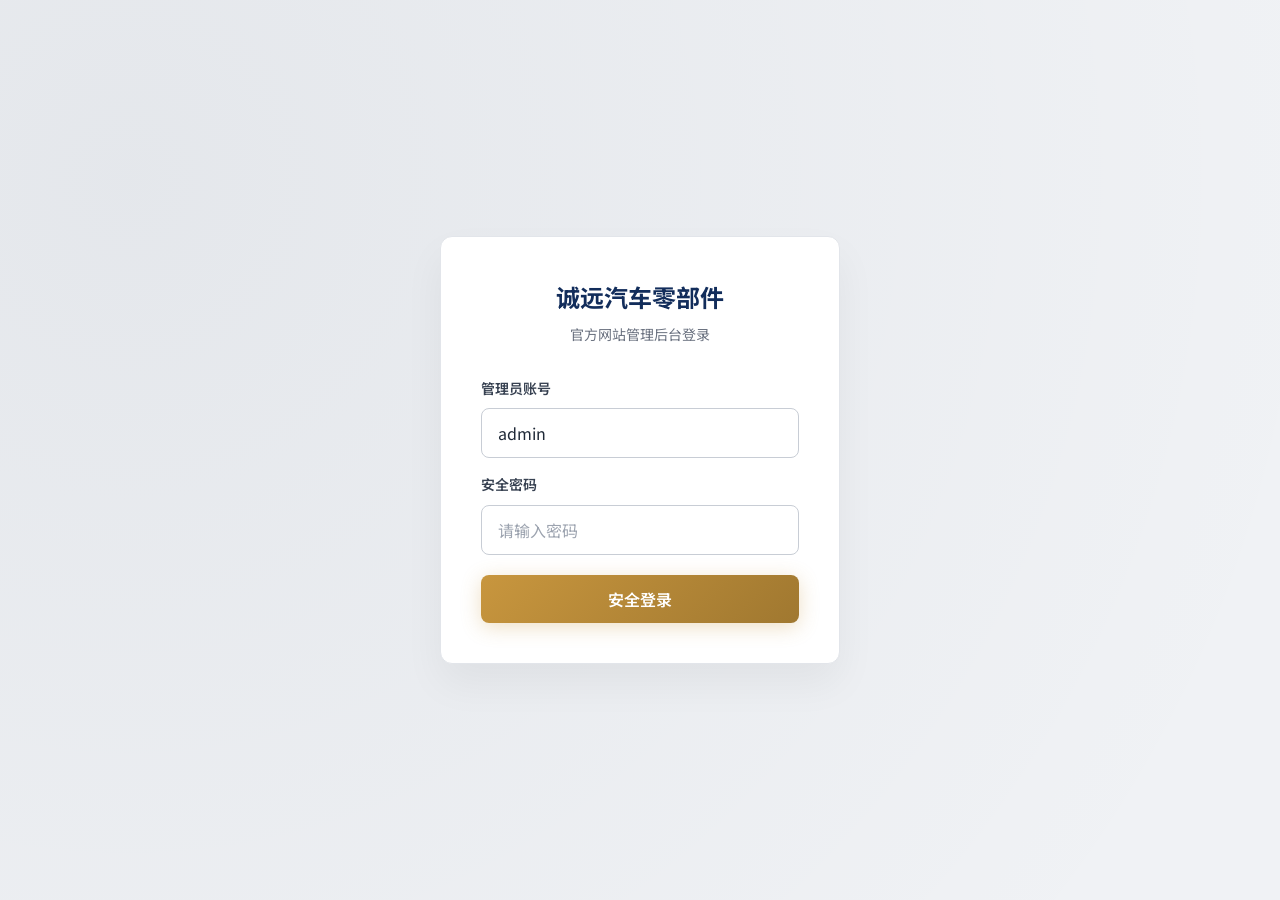
<file: admin.html>
<!DOCTYPE html>
<html lang="zh-CN">
<head>
  <meta charset="UTF-8">
  <meta name="viewport" content="width=device-width, initial-scale=1.0">
  <title>诚远汽车零部件 — 网站后台管理系统</title>
  <!-- Main Styles for design system variables -->
  <link rel="stylesheet" href="css/style.css">
  <!-- Admin Styles -->
  <link rel="stylesheet" href="css/admin.css">
</head>
<body>
  <!-- Login Overlay -->
  <div class="login-overlay" id="login-overlay">
    <div class="login-box">
      <div class="login-box__header">
        <h2>诚远汽车零部件</h2>
        <p>官方网站管理后台登录</p>
      </div>
      <form class="login-box__form" id="login-form">
        <div class="form-group">
          <label class="form-label">管理员账号</label>
          <input type="text" class="form-input" id="login-username" value="admin" required placeholder="请输入账号">
        </div>
        <div class="form-group">
          <label class="form-label">安全密码</label>
          <input type="password" class="form-input" id="login-password" required placeholder="请输入密码">
        </div>
        <button type="submit" class="btn btn-primary btn-block" style="margin-top:20px;">安全登录</button>
      </form>
    </div>
  </div>

  <div class="admin-layout">
    <!-- Sidebar -->
    <aside class="sidebar">
      <div class="sidebar__brand">
        <div class="sidebar__logo">诚</div>
        <div class="sidebar__brand-text">
          <span class="sidebar__brand-name">诚远汽车零部件</span>
          <span class="sidebar__brand-sub">后台管理系统</span>
        </div>
      </div>
      <nav class="sidebar__nav">
        <a href="#" class="sidebar__nav-item sidebar__nav-item--active" data-section="dashboard">
          <span class="sidebar__nav-icon">📊</span>
          <span class="sidebar__nav-label">系统概览</span>
        </a>
        <a href="#" class="sidebar__nav-item" data-section="company">
          <span class="sidebar__nav-icon">🏢</span>
          <span class="sidebar__nav-label">企业信息</span>
        </a>
        <a href="#" class="sidebar__nav-item" data-section="products">
          <span class="sidebar__nav-icon">🔧</span>
          <span class="sidebar__nav-label">产品管理</span>
        </a>
        <a href="#" class="sidebar__nav-item" data-section="news">
          <span class="sidebar__nav-icon">📰</span>
          <span class="sidebar__nav-label">新闻管理</span>
        </a>
        <a href="#" class="sidebar__nav-item" data-section="advantages">
          <span class="sidebar__nav-icon">🎯</span>
          <span class="sidebar__nav-label">核心优势</span>
        </a>
        <a href="#" class="sidebar__nav-item" data-section="stats">
          <span class="sidebar__nav-icon">📈</span>
          <span class="sidebar__nav-label">数据统计</span>
        </a>
        <a href="#" class="sidebar__nav-item" data-section="milestones">
          <span class="sidebar__nav-icon">⏳</span>
          <span class="sidebar__nav-label">发展历程</span>
        </a>
        <a href="#" class="sidebar__nav-item" data-section="messages">
          <span class="sidebar__nav-icon">💬</span>
          <span class="sidebar__nav-label">客户留言</span>
        </a>
        <a href="#" class="sidebar__nav-item" data-section="settings">
          <span class="sidebar__nav-icon">⚙️</span>
          <span class="sidebar__nav-label">系统设置</span>
        </a>
      </nav>
      <div class="sidebar__footer">
        <a href="index.html" target="_blank" class="btn btn-outline btn-sm btn-block">
          <span>查看前台网站</span>
          <span>↗</span>
        </a>
      </div>
    </aside>

    <!-- Main Content -->
    <main class="main-content">
      <!-- Admin Header -->
      <header class="admin-header">
        <div class="admin-header__title" id="page-title">系统概览</div>
        <div class="admin-header__user">
          <span class="admin-header__avatar">👤</span>
          <span class="admin-header__username">管理员</span>
        </div>
      </header>

      <!-- Admin View Area -->
      <div class="admin-body" id="admin-view">
        <!-- Views will be dynamically loaded here by admin.js -->
      </div>
    </main>
  </div>

  <!-- Modal for Add/Edit -->
  <div class="admin-modal" id="admin-modal">
    <div class="admin-modal__content">
      <div class="admin-modal__header">
        <h3 class="admin-modal__title" id="modal-title">编辑项目</h3>
        <button class="admin-modal__close" id="modal-close">×</button>
      </div>
      <form class="admin-modal__body" id="modal-form">
        <!-- Form elements dynamically injected -->
      </form>
      <div class="admin-modal__footer">
        <button type="button" class="btn btn-outline btn-sm" id="modal-cancel">取消</button>
        <button type="button" class="btn btn-primary btn-sm" id="modal-submit">保存</button>
      </div>
    </div>
  </div>

  <!-- CMS Scripts -->
  <script src="js/data.js"></script>
  <script src="js/admin.js"></script>
</body>
</html>
</file>
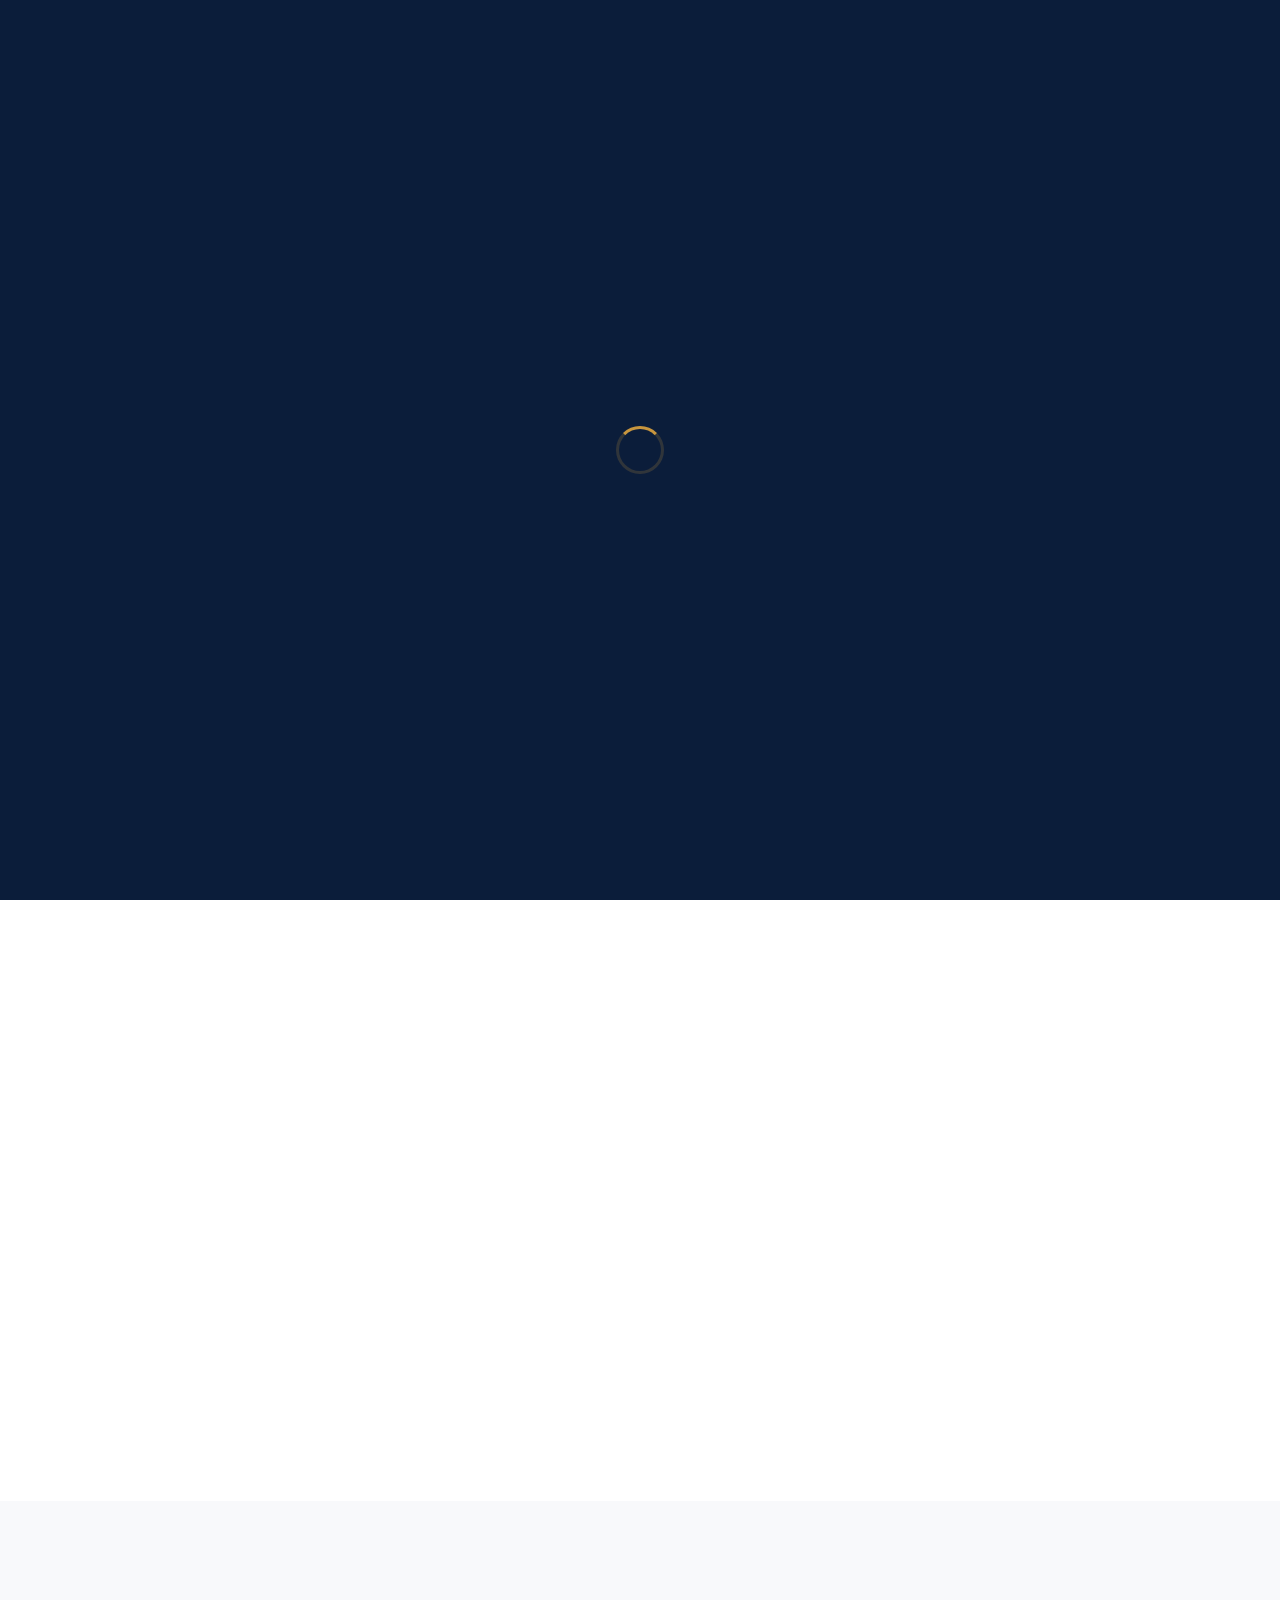
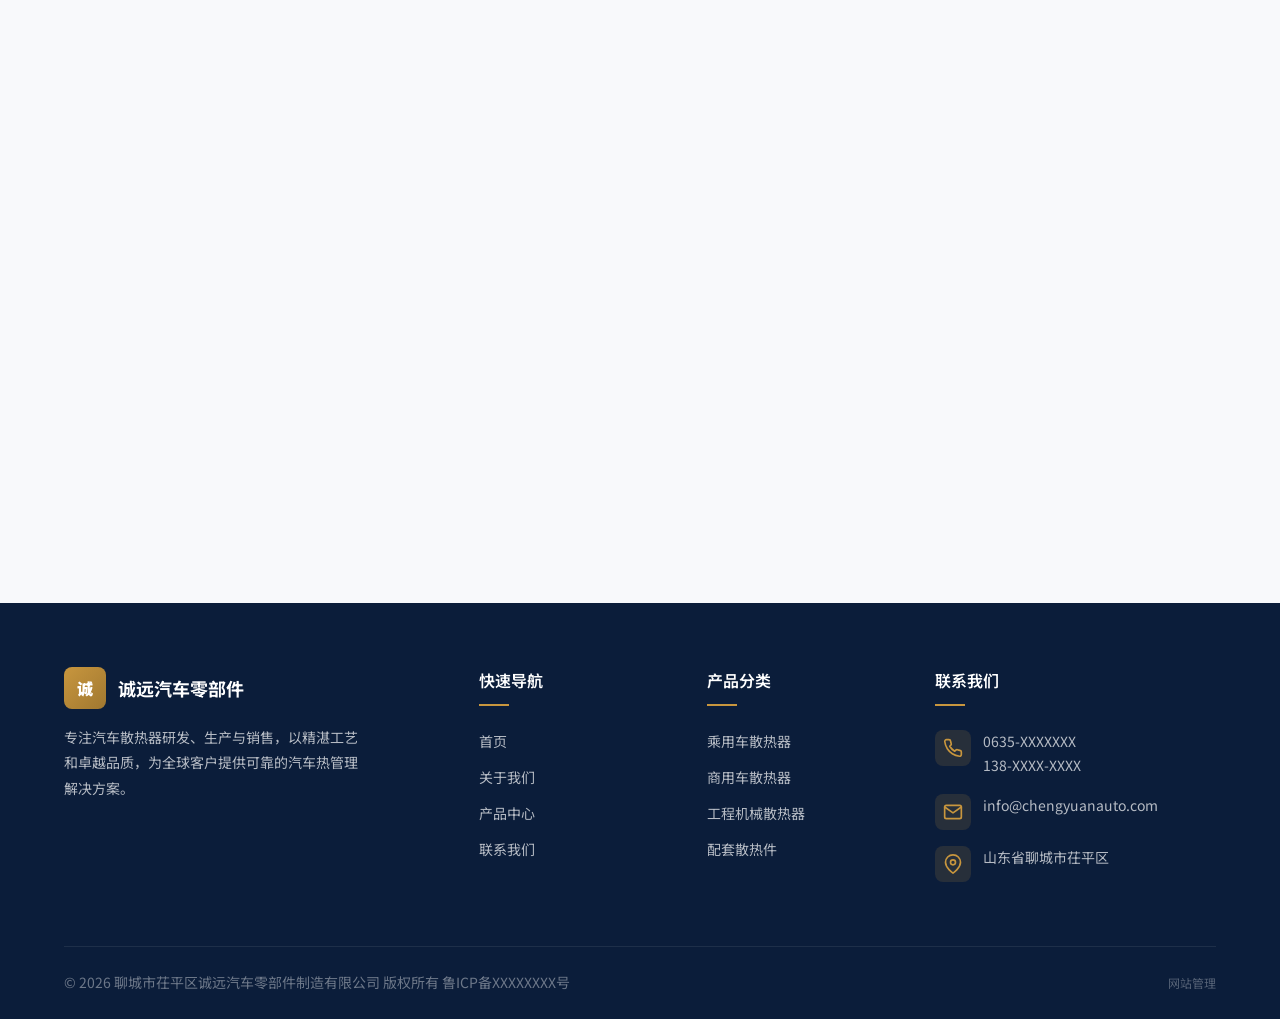
<file: contact.html>
<!DOCTYPE html>
<html lang="zh-CN">
<head>
  <meta charset="UTF-8">
  <meta name="viewport" content="width=device-width, initial-scale=1.0">
  <meta name="description" content="联系聊城市茌平区诚远汽车零部件制造有限公司，获取产品报价、技术支持和商务合作信息。电话咨询、在线留言，我们竭诚为您服务。">
  <meta name="keywords" content="诚远汽车零部件,联系我们,汽车散热器厂家,散热器报价,聊城汽车零部件">
  <meta name="author" content="诚远汽车零部件">
  <meta property="og:title" content="联系我们 - 诚远汽车零部件">
  <meta property="og:description" content="期待您的来电咨询，我们将竭诚为您服务。电话、邮件、在线留言多种方式联系我们。">
  <meta property="og:type" content="website">
  <title>联系我们 - 诚远汽车零部件</title>
  <link rel="stylesheet" href="css/style.css">
</head>
<body>

  <!-- ===== Page Hero (.hero--small) ===== -->
  <section class="hero hero--small">
    <div class="hero__bg-pattern"></div>
    <div class="hero__gradient-orb hero__gradient-orb--1"></div>
    <div class="hero__gradient-orb hero__gradient-orb--2"></div>
    <div class="container hero__content" style="padding-top: 0;">
      <nav class="breadcrumb" aria-label="面包屑导航">
        <a href="index.html">首页</a>
        <span class="separator">/</span>
        <span class="current">联系我们</span>
      </nav>
      <h1 class="hero__title" style="animation-delay:0.1s;">联系我们</h1>
      <p class="hero__desc" style="animation-delay:0.2s;">期待您的来电咨询，我们将竭诚为您服务</p>
    </div>
  </section>

  <!-- ===== Contact Section ===== -->
  <section class="section">
    <div class="container">
      <div class="contact-grid">

        <!-- Left Column: Contact Info Cards -->
        <div class="contact-info-list" id="contact-info">
          <div class="section-header reveal">
            <span class="section-label">Contact Info</span>
            <h2 class="section-title">联系方式</h2>
            <p class="section-subtitle">多种渠道，随时为您提供专业服务</p>
          </div>

          <!-- Phone Card -->
          <div class="contact-info-card reveal reveal--delay-1" id="card-phone">
            <div class="contact-info-card__icon">📞</div>
            <div>
              <div class="contact-info-card__title">联系电话</div>
              <div class="contact-info-card__text" id="info-phone"></div>
            </div>
          </div>

          <!-- Email Card -->
          <div class="contact-info-card reveal reveal--delay-2" id="card-email" style="margin-top: var(--space-4);">
            <div class="contact-info-card__icon">✉️</div>
            <div>
              <div class="contact-info-card__title">电子邮箱</div>
              <div class="contact-info-card__text" id="info-email"></div>
            </div>
          </div>

          <!-- Address Card -->
          <div class="contact-info-card reveal reveal--delay-3" id="card-address" style="margin-top: var(--space-4);">
            <div class="contact-info-card__icon">📍</div>
            <div>
              <div class="contact-info-card__title">公司地址</div>
              <div class="contact-info-card__text" id="info-address"></div>
            </div>
          </div>

          <!-- WeChat / Business Hours Card -->
          <div class="contact-info-card reveal reveal--delay-4" id="card-hours" style="margin-top: var(--space-4);">
            <div class="contact-info-card__icon">🕐</div>
            <div>
              <div class="contact-info-card__title">营业时间 / 微信</div>
              <div class="contact-info-card__text" id="info-hours"></div>
            </div>
          </div>
        </div>

        <!-- Right Column: Contact Form -->
        <div class="contact-form-wrapper reveal">
          <div style="background: var(--color-white); border-radius: var(--radius-xl); padding: var(--space-8); box-shadow: var(--shadow-lg); border: 1px solid var(--color-gray-200);">
            <h3 style="font-size: var(--font-size-2xl); font-weight: 700; color: var(--color-gray-900); margin-bottom: var(--space-2);">在线留言</h3>
            <p style="font-size: var(--font-size-sm); color: var(--color-gray-500); margin-bottom: var(--space-8);">请填写以下信息，我们将尽快与您取得联系</p>

            <form id="contact-form" novalidate>
              <!-- 姓名 -->
              <div class="form-group">
                <label class="form-label" for="name">姓名 <span style="color: var(--color-error);">*</span></label>
                <input type="text" id="name" name="name" class="form-input" placeholder="请输入您的姓名" required>
              </div>

              <!-- 电话 -->
              <div class="form-group">
                <label class="form-label" for="phone">电话 <span style="color: var(--color-error);">*</span></label>
                <input type="tel" id="phone" name="phone" class="form-input" placeholder="请输入您的联系电话" required>
              </div>

              <!-- 邮箱 -->
              <div class="form-group">
                <label class="form-label" for="email">邮箱</label>
                <input type="email" id="email" name="email" class="form-input" placeholder="请输入您的邮箱地址">
              </div>

              <!-- 主题 -->
              <div class="form-group">
                <label class="form-label" for="subject">主题 <span style="color: var(--color-error);">*</span></label>
                <select id="subject" name="subject" class="form-input" required>
                  <option value="" disabled selected>请选择咨询主题</option>
                  <option value="产品咨询">产品咨询</option>
                  <option value="技术支持">技术支持</option>
                  <option value="商务合作">商务合作</option>
                  <option value="其他">其他</option>
                </select>
              </div>

              <!-- 留言内容 -->
              <div class="form-group">
                <label class="form-label" for="message">留言内容 <span style="color: var(--color-error);">*</span></label>
                <textarea id="message" name="message" class="form-input" rows="5" placeholder="请输入您的留言内容..." required></textarea>
              </div>

              <!-- Submit -->
              <button type="submit" class="btn btn-primary btn-lg" style="width: 100%; margin-top: var(--space-4);">
                提交留言
              </button>
            </form>
          </div>
        </div>

      </div>
    </div>
  </section>

  <!-- ===== Map Section ===== -->
  <section class="section section--gray">
    <div class="container">
      <div class="section-header text-center reveal">
        <span class="section-label">Location</span>
        <h2 class="section-title">公司位置</h2>
        <p class="section-subtitle" style="margin: 0 auto;" id="map-address-text"></p>
      </div>
      <div class="map-placeholder reveal" id="map-container">
        <div style="text-align: center;">
          <svg xmlns="http://www.w3.org/2000/svg" width="48" height="48" viewBox="0 0 24 24" fill="none" stroke="currentColor" stroke-width="1.5" stroke-linecap="round" stroke-linejoin="round" style="margin-bottom: 12px; opacity: 0.5;">
            <path d="M21 10c0 7-9 13-9 13s-9-6-9-13a9 9 0 0 1 18 0z"/>
            <circle cx="12" cy="10" r="3"/>
          </svg>
          <div>地图加载中... (可在此处嵌入百度地图/高德地图)</div>
        </div>
      </div>
    </div>
  </section>

  <!-- ===== Scripts ===== -->
  <script src="js/data.js"></script>
  <script src="js/main.js"></script>
  <script>
    // ---- Populate contact info from CMS ----
    (async function populateContactInfo() {
      await CMS.loadData();
      const company = CMS.get('company');
      if (!company) return;

      // Phone card
      const phoneEl = document.getElementById('info-phone');
      if (phoneEl) {
        phoneEl.innerHTML =
          '座机：' + company.phone + '<br>' +
          '手机：' + company.mobile;
      }

      // Email card
      const emailEl = document.getElementById('info-email');
      if (emailEl) {
        emailEl.innerHTML =
          '<a href="mailto:' + company.email + '" style="color: var(--color-accent); text-decoration: none;">' +
          company.email + '</a>';
      }

      // Address card
      const addressEl = document.getElementById('info-address');
      if (addressEl) {
        addressEl.textContent = company.addressDetail || company.address;
      }

      // Hours / WeChat card
      const hoursEl = document.getElementById('info-hours');
      if (hoursEl) {
        let hoursHTML = '周一至周六：08:00 - 17:30<br>周日：休息';
        if (company.wechat) {
          hoursHTML += '<br>微信：' + company.wechat;
        } else {
          hoursHTML += '<br>微信：请致电获取';
        }
        hoursEl.innerHTML = hoursHTML;
      }

      // Map address text
      const mapText = document.getElementById('map-address-text');
      if (mapText) {
        mapText.textContent = company.addressDetail || company.address;
      }
    })();

    // ---- Form validation & submission ----
    (function initContactForm() {
      const form = document.getElementById('contact-form');
      if (!form) return;

      // Style invalid fields on blur
      form.querySelectorAll('.form-input[required]').forEach(function(input) {
        input.addEventListener('blur', function() {
          if (!this.value.trim()) {
            this.style.borderColor = 'var(--color-error)';
          } else {
            this.style.borderColor = '';
          }
        });
        input.addEventListener('input', function() {
          if (this.value.trim()) {
            this.style.borderColor = '';
          }
        });
      });

      form.addEventListener('submit', function(e) {
        e.preventDefault();

        // Validate required fields
        var name = form.querySelector('#name');
        var phone = form.querySelector('#phone');
        var subject = form.querySelector('#subject');
        var message = form.querySelector('#message');

        var hasError = false;
        var requiredFields = [
          { el: name, label: '姓名' },
          { el: phone, label: '电话' },
          { el: subject, label: '主题' },
          { el: message, label: '留言内容' }
        ];

        requiredFields.forEach(function(field) {
          if (!field.el.value.trim()) {
            field.el.style.borderColor = 'var(--color-error)';
            hasError = true;
          } else {
            field.el.style.borderColor = '';
          }
        });

        if (hasError) {
          showToast('请填写所有必填项', 'error');
          return;
        }

        // Validate email format if provided
        var emailField = form.querySelector('#email');
        if (emailField.value.trim()) {
          var emailPattern = /^[^\s@]+@[^\s@]+\.[^\s@]+$/;
          if (!emailPattern.test(emailField.value.trim())) {
            emailField.style.borderColor = 'var(--color-error)';
            showToast('请输入正确的邮箱格式', 'error');
            return;
          }
        }

        // Validate phone format (Chinese phone)
        var phonePattern = /^[\d\-+()（）\s]{7,20}$/;
        if (!phonePattern.test(phone.value.trim())) {
          phone.style.borderColor = 'var(--color-error)';
          showToast('请输入正确的电话号码', 'error');
          return;
        }

        // Call real API backend
        var submitBtn = form.querySelector('button[type="submit"]');
        var originalText = submitBtn.textContent;
        submitBtn.textContent = '提交中...';
        submitBtn.disabled = true;
        submitBtn.style.opacity = '0.7';

        (async () => {
          const result = await window.CMS.submitMessage({
            name: name.value.trim(),
            phone: phone.value.trim(),
            email: emailField.value.trim(),
            message: message.value.trim()
          });

          if (result.success) {
            showToast(result.message || '留言提交成功！我们将尽快与您联系。', 'success');
            form.reset();
            // Reset all border colors
            form.querySelectorAll('.form-input').forEach(function(input) {
              input.style.borderColor = '';
            });
          } else {
            showToast(result.message || '留言提交失败，请稍后重试', 'error');
          }

          submitBtn.textContent = originalText;
          submitBtn.disabled = false;
          submitBtn.style.opacity = '';
        })();
      });
    })();

    // ---- Initialize shared page components ----
    initPage();
  </script>

</body>
</html>
</file>
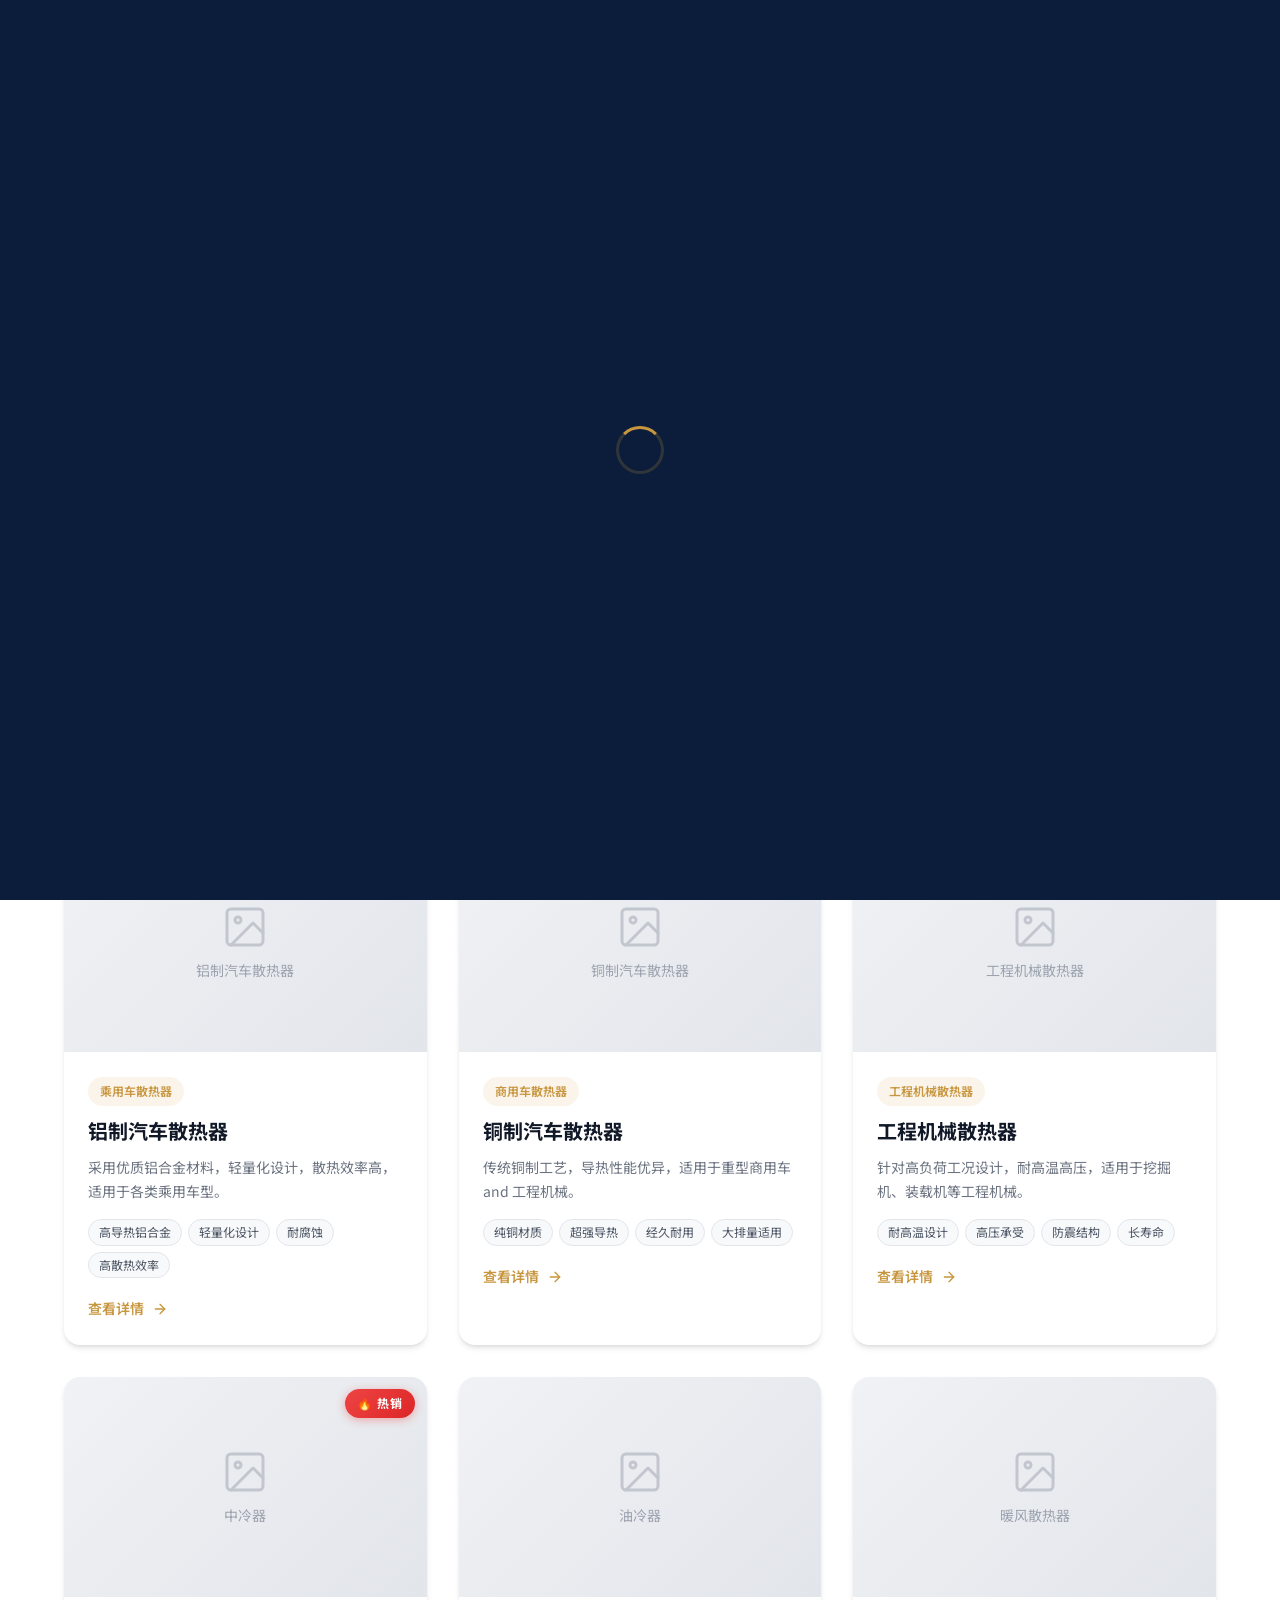
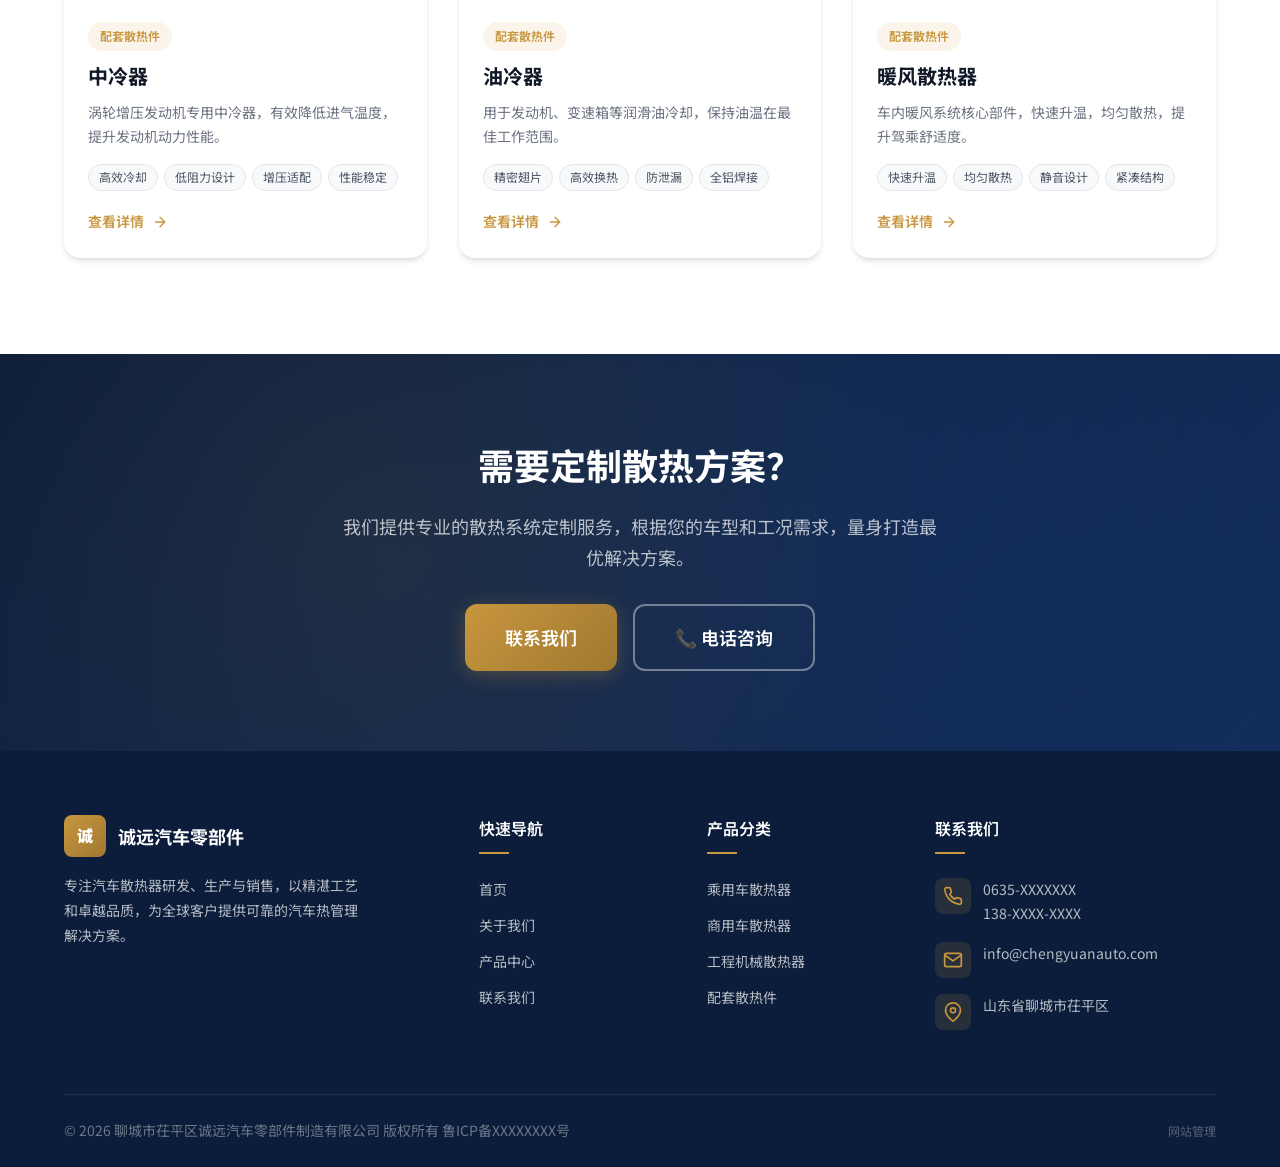
<file: products.html>
<!DOCTYPE html>
<html lang="zh-CN">
<head>
  <meta charset="UTF-8">
  <meta name="viewport" content="width=device-width, initial-scale=1.0">
  <meta name="description" content="诚远汽车零部件产品中心 — 专业汽车散热器、中冷器、油冷器等汽车热管理产品，适用于乘用车、商用车及工程机械。">
  <meta name="keywords" content="汽车散热器,散热器厂家,中冷器,油冷器,暖风散热器,乘用车散热器,商用车散热器,工程机械散热器">
  <title>产品中心 - 诚远汽车零部件</title>
  <link rel="stylesheet" href="css/style.css">
</head>
<body>

  <!-- ============================================================
       1. PAGE HERO (.hero--small)
       ============================================================ -->
  <section class="hero hero--small">
    <div class="hero__bg-pattern"></div>
    <div class="hero__gradient-orb hero__gradient-orb--1"></div>
    <div class="hero__gradient-orb hero__gradient-orb--2"></div>
    <div class="container" style="position:relative;z-index:2;">
      <nav class="breadcrumb" aria-label="面包屑导航">
        <a href="index.html">首页</a>
        <span class="separator">/</span>
        <span class="current">产品中心</span>
      </nav>
      <h1 class="hero__title" style="opacity:1;">产品中心</h1>
      <p class="hero__desc" style="opacity:1;">专业汽车散热系统制造商，涵盖乘用车、商用车及工程机械全系列散热产品</p>
    </div>
  </section>

  <!-- ============================================================
       2. PRODUCTS SECTION
       ============================================================ -->
  <section class="section" id="products-section">
    <div class="container">
      <!-- Section Header -->
      <div class="section-header text-center reveal">
        <span class="section-label">OUR PRODUCTS</span>
        <h2 class="section-title">全系列散热产品</h2>
        <p class="section-subtitle" style="margin:0 auto;">精工品质，为您提供高性能、高可靠性的汽车热管理解决方案</p>
      </div>

      <!-- Category Filter Buttons -->
      <div class="products-filter reveal" id="products-filter" role="tablist" aria-label="产品分类筛选">
        <!-- Buttons will be rendered by JS from CMS productCategories -->
      </div>

      <!-- Products Grid -->
      <div class="grid-3" id="products-grid">
        <!-- Product cards will be rendered by JS from CMS products -->
      </div>
    </div>
  </section>

  <!-- ============================================================
       3. CTA SECTION
       ============================================================ -->
  <section class="cta reveal">
    <div class="cta__bg"></div>
    <div class="container">
      <div class="cta__content">
        <h2 class="cta__title">需要定制散热方案？</h2>
        <p class="cta__desc">我们提供专业的散热系统定制服务，根据您的车型和工况需求，量身打造最优解决方案。</p>
        <div class="flex justify-center gap-4">
          <a href="contact.html" class="btn btn-primary btn-lg">联系我们</a>
          <a href="tel:138-XXXX-XXXX" class="btn btn-outline btn-lg" style="border-color:rgba(255,255,255,0.4);color:var(--color-white);">
            <span style="display:inline-flex;align-items:center;gap:6px;">📞 电话咨询</span>
          </a>
        </div>
      </div>
    </div>
  </section>

  <!-- ============================================================
       PRODUCT DETAIL MODAL
       ============================================================ -->
  <div class="modal-overlay" id="product-modal">
    <div class="modal" role="dialog" aria-modal="true" aria-labelledby="modal-title">
      <div class="modal__header">
        <h3 class="modal__title" id="modal-title"></h3>
        <button class="modal__close" id="modal-close" aria-label="关闭">&times;</button>
      </div>
      <div class="modal__body" id="modal-body">
        <!-- Modal content rendered by JS -->
      </div>
    </div>
  </div>

  <!-- ============================================================
       SCRIPTS
       ============================================================ -->
  <script src="js/data.js"></script>
  <script src="js/main.js"></script>
  <script>
    // ============================================================
    //  Products Page Logic
    // ============================================================
    (async function () {
      'use strict';

      await CMS.loadData();

      const data       = CMS.getData();
      const products   = data.products   || [];
      const categories = data.productCategories || ['全部'];
      const company    = data.company    || {};

      // Update CTA phone link dynamically
      const ctaPhoneLink = document.querySelector('.cta a[href^="tel:"]');
      if (ctaPhoneLink && company.mobile) {
        ctaPhoneLink.href = 'tel:' + company.mobile.replace(/-/g, '');
      }

      // ---------- Render Filter Buttons ----------
      const filterContainer = document.getElementById('products-filter');

      categories.forEach((cat, idx) => {
        const btn = document.createElement('button');
        btn.className = 'products-filter__btn' + (idx === 0 ? ' products-filter__btn--active' : '');
        btn.setAttribute('role', 'tab');
        btn.setAttribute('aria-selected', idx === 0 ? 'true' : 'false');
        btn.dataset.category = cat;
        btn.textContent = cat;
        filterContainer.appendChild(btn);
      });

      // ---------- Render Product Cards ----------
      const gridContainer = document.getElementById('products-grid');

      function createProductCard(product, delayIdx) {
        const card = document.createElement('div');
        card.className = 'card reveal reveal--delay-' + ((delayIdx % 3) + 1);
        card.dataset.category = product.category || '';
        card.dataset.productId = product.id || '';
        card.style.cursor = 'pointer';

        // Image or placeholder
        let imageHTML;
        if (product.image) {
          imageHTML = '<img src="' + product.image + '" alt="' + (product.name || '') + '">';
        } else {
          imageHTML = '<div class="card__image-placeholder">' +
            ICONS.image +
            '<span>' + (product.name || '暂无图片') + '</span></div>';
        }

        // Hot badge
        const badgeHTML = product.isHot
          ? '<span style="position:absolute;top:12px;right:12px;padding:4px 12px;background:linear-gradient(135deg,#EF4444,#DC2626);color:#fff;font-size:12px;font-weight:700;border-radius:20px;letter-spacing:1px;z-index:2;box-shadow:0 2px 8px rgba(239,68,68,0.4);">🔥 热销</span>'
          : '';

        // Features list
        let featuresHTML = '';
        if (product.features && product.features.length) {
          featuresHTML = '<ul style="display:flex;flex-wrap:wrap;gap:6px;margin-bottom:16px;">';
          product.features.forEach(f => {
            featuresHTML += '<li style="padding:2px 10px;background:var(--color-gray-50);border:1px solid var(--color-gray-200);border-radius:20px;font-size:12px;color:var(--color-gray-600);">' + f + '</li>';
          });
          featuresHTML += '</ul>';
        }

        card.innerHTML =
          '<div class="card__image">' +
            badgeHTML +
            imageHTML +
          '</div>' +
          '<div class="card__body">' +
            '<span class="card__tag">' + (product.category || '未分类') + '</span>' +
            '<h3 class="card__title">' + (product.name || '产品名称') + '</h3>' +
            '<p class="card__desc">' + (product.description || '') + '</p>' +
            featuresHTML +
            '<span class="card__link">查看详情 ' + ICONS.arrowRight + '</span>' +
          '</div>';

        // Click to open modal
        card.addEventListener('click', () => openModal(product));

        return card;
      }

      function renderProducts(filterCategory) {
        gridContainer.innerHTML = '';

        const filtered = filterCategory === '全部'
          ? products
          : products.filter(p => p.category === filterCategory);

        if (filtered.length === 0) {
          gridContainer.innerHTML =
            '<div style="grid-column:1/-1;text-align:center;padding:60px 20px;color:var(--color-gray-400);">' +
              '<p style="font-size:48px;margin-bottom:16px;">📭</p>' +
              '<p style="font-size:18px;font-weight:500;">暂无该分类的产品</p>' +
              '<p style="font-size:14px;margin-top:8px;">请选择其他分类或联系我们了解更多</p>' +
            '</div>';
          return;
        }

        filtered.forEach((product, idx) => {
          gridContainer.appendChild(createProductCard(product, idx));
        });

        // Re-trigger reveal animations for newly added cards
        initRevealAnimations();
      }

      // Initial render — show all products
      renderProducts('全部');

      // ---------- Filter Button Click Handlers ----------
      filterContainer.addEventListener('click', (e) => {
        const btn = e.target.closest('.products-filter__btn');
        if (!btn) return;

        // Update active button
        filterContainer.querySelectorAll('.products-filter__btn').forEach(b => {
          b.classList.remove('products-filter__btn--active');
          b.setAttribute('aria-selected', 'false');
        });
        btn.classList.add('products-filter__btn--active');
        btn.setAttribute('aria-selected', 'true');

        // Filter products
        renderProducts(btn.dataset.category);
      });

      // ---------- Product Detail Modal ----------
      const modalOverlay = document.getElementById('product-modal');
      const modalTitle   = document.getElementById('modal-title');
      const modalBody    = document.getElementById('modal-body');
      const modalClose   = document.getElementById('modal-close');

      function openModal(product) {
        // Image
        let modalImageHTML;
        if (product.image) {
          modalImageHTML = '<img src="' + product.image + '" alt="' + (product.name || '') + '" style="width:100%;height:260px;object-fit:cover;border-radius:var(--radius-lg);margin-bottom:20px;">';
        } else {
          modalImageHTML = '<div style="width:100%;height:260px;background:linear-gradient(135deg,var(--color-gray-100),var(--color-gray-200));border-radius:var(--radius-lg);display:flex;align-items:center;justify-content:center;flex-direction:column;gap:8px;color:var(--color-gray-400);margin-bottom:20px;">' +
            ICONS.image +
            '<span style="font-size:14px;">' + (product.name || '暂无图片') + '</span></div>';
        }

        // Category tag + hot badge
        const tagHTML = '<div style="display:flex;align-items:center;gap:8px;margin-bottom:12px;">' +
          '<span class="card__tag">' + (product.category || '') + '</span>' +
          (product.isHot ? '<span style="padding:2px 10px;background:#FEE2E2;color:#DC2626;font-size:12px;font-weight:600;border-radius:20px;">🔥 热销产品</span>' : '') +
          '</div>';

        // Description
        const descHTML = '<p style="color:var(--color-gray-600);line-height:1.8;margin-bottom:20px;">' + (product.description || '') + '</p>';

        // Features
        let featuresHTML = '';
        if (product.features && product.features.length) {
          featuresHTML = '<div style="margin-bottom:20px;">' +
            '<h4 style="font-size:14px;font-weight:700;color:var(--color-gray-900);margin-bottom:12px;">产品特点</h4>' +
            '<div style="display:grid;grid-template-columns:1fr 1fr;gap:8px;">';
          product.features.forEach(f => {
            featuresHTML += '<div style="display:flex;align-items:center;gap:8px;padding:8px 12px;background:var(--color-gray-50);border-radius:var(--radius-md);font-size:14px;color:var(--color-gray-700);">' +
              '<span style="color:var(--color-accent);font-weight:700;">✓</span>' + f +
              '</div>';
          });
          featuresHTML += '</div></div>';
        }

        // CTA
        const ctaHTML = '<div style="display:flex;gap:12px;padding-top:16px;border-top:1px solid var(--color-gray-200);">' +
          '<a href="contact.html" class="btn btn-primary" style="flex:1;">立即询价</a>' +
          '<a href="tel:' + (company.mobile || '').replace(/-/g, '') + '" class="btn btn-outline" style="flex:1;">电话咨询</a>' +
          '</div>';

        modalTitle.textContent = product.name || '产品详情';
        modalBody.innerHTML = modalImageHTML + tagHTML + descHTML + featuresHTML + ctaHTML;

        // Show modal
        modalOverlay.classList.add('modal-overlay--active');
        document.body.style.overflow = 'hidden';
      }

      function closeModal() {
        modalOverlay.classList.remove('modal-overlay--active');
        document.body.style.overflow = '';
      }

      modalClose.addEventListener('click', closeModal);

      // Close on overlay click (outside modal box)
      modalOverlay.addEventListener('click', (e) => {
        if (e.target === modalOverlay) closeModal();
      });

      // Close on Escape key
      document.addEventListener('keydown', (e) => {
        if (e.key === 'Escape') closeModal();
      });

    })();

    // ---------- Init shared page components ----------
    initPage();
  </script>

</body>
</html>
</file>
<file: css/style.css>
/* ===================================================
   诚远汽车零部件 — 企业官网设计系统
   Style: Premium Business / Navy + Gold
   =================================================== */

/* ---------- Google Fonts ---------- */
@import url('https://fonts.googleapis.com/css2?family=Noto+Sans+SC:wght@300;400;500;600;700;900&display=swap');

/* ---------- CSS Custom Properties ---------- */
:root {
  /* Brand Colors */
  --color-primary-dark: #0B1D3A;
  --color-primary: #122D5B;
  --color-primary-light: #1A3F7A;
  --color-accent: #C8963E;
  --color-accent-light: #E0B86E;
  --color-accent-dark: #A07830;

  /* Neutrals */
  --color-white: #FFFFFF;
  --color-gray-50: #F8F9FB;
  --color-gray-100: #F0F2F5;
  --color-gray-200: #E2E5EA;
  --color-gray-300: #C8CDD5;
  --color-gray-400: #9CA3AF;
  --color-gray-500: #6B7280;
  --color-gray-600: #4B5563;
  --color-gray-700: #374151;
  --color-gray-800: #1F2937;
  --color-gray-900: #111827;

  /* Semantic */
  --color-success: #10B981;
  --color-warning: #F59E0B;
  --color-error: #EF4444;
  --color-info: #3B82F6;

  /* Typography */
  --font-family: 'Noto Sans SC', -apple-system, BlinkMacSystemFont, 'Segoe UI', sans-serif;
  --font-size-xs: 0.75rem;
  --font-size-sm: 0.875rem;
  --font-size-base: 1rem;
  --font-size-lg: 1.125rem;
  --font-size-xl: 1.25rem;
  --font-size-2xl: 1.5rem;
  --font-size-3xl: 1.875rem;
  --font-size-4xl: 2.25rem;
  --font-size-5xl: 3rem;
  --font-size-6xl: 3.75rem;

  /* Spacing */
  --space-1: 0.25rem;
  --space-2: 0.5rem;
  --space-3: 0.75rem;
  --space-4: 1rem;
  --space-5: 1.25rem;
  --space-6: 1.5rem;
  --space-8: 2rem;
  --space-10: 2.5rem;
  --space-12: 3rem;
  --space-16: 4rem;
  --space-20: 5rem;
  --space-24: 6rem;

  /* Shadows */
  --shadow-sm: 0 1px 2px rgba(0,0,0,0.05);
  --shadow-md: 0 4px 6px -1px rgba(0,0,0,0.1), 0 2px 4px -2px rgba(0,0,0,0.1);
  --shadow-lg: 0 10px 15px -3px rgba(0,0,0,0.1), 0 4px 6px -4px rgba(0,0,0,0.1);
  --shadow-xl: 0 20px 25px -5px rgba(0,0,0,0.1), 0 8px 10px -6px rgba(0,0,0,0.1);
  --shadow-2xl: 0 25px 50px -12px rgba(0,0,0,0.25);
  --shadow-gold: 0 4px 20px rgba(200,150,62,0.3);

  /* Border Radius */
  --radius-sm: 4px;
  --radius-md: 8px;
  --radius-lg: 12px;
  --radius-xl: 16px;
  --radius-2xl: 24px;
  --radius-full: 9999px;

  /* Transitions */
  --transition-fast: 150ms ease;
  --transition-base: 250ms ease;
  --transition-slow: 400ms ease;
  --transition-spring: 500ms cubic-bezier(0.34, 1.56, 0.64, 1);

  /* Layout */
  --header-height: 80px;
  --container-max: 1200px;
  --container-wide: 1400px;
}

/* ---------- Reset & Base ---------- */
*, *::before, *::after {
  margin: 0;
  padding: 0;
  box-sizing: border-box;
}

html {
  scroll-behavior: smooth;
  font-size: 16px;
  -webkit-font-smoothing: antialiased;
  -moz-osx-font-smoothing: grayscale;
}

body {
  font-family: var(--font-family);
  font-size: var(--font-size-base);
  line-height: 1.7;
  color: var(--color-gray-700);
  background: var(--color-white);
  overflow-x: hidden;
}

img {
  max-width: 100%;
  height: auto;
  display: block;
}

a {
  text-decoration: none;
  color: inherit;
  transition: color var(--transition-base);
}

ul, ol {
  list-style: none;
}

button {
  cursor: pointer;
  font-family: inherit;
  border: none;
  background: none;
}

input, textarea, select {
  font-family: inherit;
  font-size: inherit;
}

/* ---------- Utility Classes ---------- */
.container {
  width: 100%;
  max-width: var(--container-max);
  margin: 0 auto;
  padding: 0 var(--space-6);
}

.container-wide {
  max-width: var(--container-wide);
}

.section {
  padding: var(--space-24) 0;
}

.section--dark {
  background: var(--color-primary-dark);
  color: var(--color-white);
}

.section--gray {
  background: var(--color-gray-50);
}

.section--accent-gradient {
  background: linear-gradient(135deg, var(--color-primary-dark) 0%, var(--color-primary) 50%, var(--color-primary-light) 100%);
  color: var(--color-white);
}

.text-center { text-align: center; }
.text-left { text-align: left; }
.text-right { text-align: right; }

.text-accent { color: var(--color-accent); }
.text-primary { color: var(--color-primary); }
.text-white { color: var(--color-white); }
.text-gray { color: var(--color-gray-500); }

.font-light { font-weight: 300; }
.font-medium { font-weight: 500; }
.font-semibold { font-weight: 600; }
.font-bold { font-weight: 700; }

.flex { display: flex; }
.flex-col { flex-direction: column; }
.flex-wrap { flex-wrap: wrap; }
.items-center { align-items: center; }
.justify-center { justify-content: center; }
.justify-between { justify-content: space-between; }
.gap-4 { gap: var(--space-4); }
.gap-6 { gap: var(--space-6); }
.gap-8 { gap: var(--space-8); }

/* ---------- Typography ---------- */
.section-label {
  display: inline-flex;
  align-items: center;
  gap: var(--space-2);
  font-size: var(--font-size-sm);
  font-weight: 600;
  color: var(--color-accent);
  text-transform: uppercase;
  letter-spacing: 2px;
  margin-bottom: var(--space-4);
}

.section-label::before {
  content: '';
  display: inline-block;
  width: 30px;
  height: 2px;
  background: var(--color-accent);
}

.section-title {
  font-size: var(--font-size-4xl);
  font-weight: 700;
  line-height: 1.2;
  margin-bottom: var(--space-6);
  color: var(--color-gray-900);
}

.section--dark .section-title,
.section--accent-gradient .section-title {
  color: var(--color-white);
}

.section-subtitle {
  font-size: var(--font-size-lg);
  color: var(--color-gray-500);
  max-width: 600px;
  line-height: 1.8;
}

.section--dark .section-subtitle,
.section--accent-gradient .section-subtitle {
  color: rgba(255,255,255,0.7);
}

.section-header {
  margin-bottom: var(--space-16);
}

/* ---------- Buttons ---------- */
.btn {
  display: inline-flex;
  align-items: center;
  justify-content: center;
  gap: var(--space-2);
  padding: var(--space-3) var(--space-8);
  font-size: var(--font-size-base);
  font-weight: 600;
  border-radius: var(--radius-md);
  transition: all var(--transition-base);
  white-space: nowrap;
  position: relative;
  overflow: hidden;
}

.btn::after {
  content: '';
  position: absolute;
  inset: 0;
  background: linear-gradient(120deg, transparent 30%, rgba(255,255,255,0.15) 50%, transparent 70%);
  transform: translateX(-100%);
  transition: transform 0.6s ease;
}

.btn:hover::after {
  transform: translateX(100%);
}

.btn-primary {
  background: linear-gradient(135deg, var(--color-accent) 0%, var(--color-accent-dark) 100%);
  color: var(--color-white);
  box-shadow: var(--shadow-gold);
}

.btn-primary:hover {
  transform: translateY(-2px);
  box-shadow: 0 6px 25px rgba(200,150,62,0.4);
}

.btn-outline {
  border: 2px solid var(--color-accent);
  color: var(--color-accent);
  background: transparent;
}

.btn-outline:hover {
  background: var(--color-accent);
  color: var(--color-white);
  transform: translateY(-2px);
}

.btn-white {
  background: var(--color-white);
  color: var(--color-primary-dark);
  box-shadow: var(--shadow-md);
}

.btn-white:hover {
  transform: translateY(-2px);
  box-shadow: var(--shadow-lg);
}

.btn-lg {
  padding: var(--space-4) var(--space-10);
  font-size: var(--font-size-lg);
  border-radius: var(--radius-lg);
}

.btn-sm {
  padding: var(--space-2) var(--space-5);
  font-size: var(--font-size-sm);
}

/* ---------- Header / Navigation ---------- */
.header {
  position: fixed;
  top: 0;
  left: 0;
  right: 0;
  height: var(--header-height);
  z-index: 1000;
  transition: all var(--transition-slow);
}

.header--transparent {
  background: transparent;
}

.header--solid {
  background: rgba(11, 29, 58, 0.95);
  backdrop-filter: blur(20px);
  -webkit-backdrop-filter: blur(20px);
  box-shadow: 0 2px 20px rgba(0,0,0,0.2);
}

.header__inner {
  display: flex;
  align-items: center;
  justify-content: space-between;
  height: 100%;
  max-width: var(--container-wide);
  margin: 0 auto;
  padding: 0 var(--space-6);
}

.header__logo {
  display: flex;
  align-items: center;
  gap: var(--space-3);
}

.header__logo-img {
  height: 42px;
  width: auto;
}

.header__logo-placeholder {
  width: 42px;
  height: 42px;
  background: linear-gradient(135deg, var(--color-accent), var(--color-accent-dark));
  border-radius: var(--radius-md);
  display: flex;
  align-items: center;
  justify-content: center;
  font-weight: 900;
  font-size: var(--font-size-xl);
  color: var(--color-white);
}

.header__logo-text {
  display: flex;
  flex-direction: column;
}

.header__logo-name {
  font-size: var(--font-size-lg);
  font-weight: 700;
  color: var(--color-white);
  line-height: 1.2;
}

.header__logo-sub {
  font-size: var(--font-size-xs);
  color: rgba(255,255,255,0.6);
  letter-spacing: 1px;
}

.header__nav {
  display: flex;
  align-items: center;
  gap: var(--space-1);
}

.header__nav-link {
  padding: var(--space-2) var(--space-4);
  font-size: var(--font-size-sm);
  font-weight: 500;
  color: rgba(255,255,255,0.8);
  border-radius: var(--radius-md);
  transition: all var(--transition-base);
  position: relative;
}

.header__nav-link::after {
  content: '';
  position: absolute;
  bottom: 0;
  left: 50%;
  transform: translateX(-50%);
  width: 0;
  height: 2px;
  background: var(--color-accent);
  transition: width var(--transition-base);
  border-radius: 1px;
}

.header__nav-link:hover,
.header__nav-link--active {
  color: var(--color-white);
}

.header__nav-link:hover::after,
.header__nav-link--active::after {
  width: 60%;
}

.header__nav-link--active {
  color: var(--color-accent);
}

/* Mobile Menu Toggle */
.header__menu-toggle {
  display: none;
  flex-direction: column;
  gap: 5px;
  padding: var(--space-2);
  cursor: pointer;
  z-index: 1001;
}

.header__menu-toggle span {
  display: block;
  width: 24px;
  height: 2px;
  background: var(--color-white);
  border-radius: 2px;
  transition: all var(--transition-base);
}

.header__menu-toggle.active span:nth-child(1) {
  transform: rotate(45deg) translate(5px, 5px);
}

.header__menu-toggle.active span:nth-child(2) {
  opacity: 0;
}

.header__menu-toggle.active span:nth-child(3) {
  transform: rotate(-45deg) translate(5px, -5px);
}

/* ---------- Hero Section ---------- */
.hero {
  position: relative;
  min-height: 100vh;
  display: flex;
  align-items: center;
  background: linear-gradient(135deg, var(--color-primary-dark) 0%, #0d2444 40%, var(--color-primary) 100%);
  overflow: hidden;
}

.hero--small {
  min-height: 50vh;
  padding-top: var(--header-height);
}

.hero__bg-pattern {
  position: absolute;
  inset: 0;
  opacity: 0.08;
  background-image: 
    radial-gradient(circle at 20% 50%, var(--color-accent) 1px, transparent 1px),
    radial-gradient(circle at 80% 20%, var(--color-accent) 1px, transparent 1px),
    radial-gradient(circle at 40% 80%, var(--color-accent) 1px, transparent 1px);
  background-size: 60px 60px, 80px 80px, 100px 100px;
}

.hero__gradient-orb {
  position: absolute;
  border-radius: 50%;
  filter: blur(80px);
  opacity: 0.15;
}

.hero__gradient-orb--1 {
  width: 600px;
  height: 600px;
  background: var(--color-accent);
  top: -200px;
  right: -100px;
  animation: float 8s ease-in-out infinite;
}

.hero__gradient-orb--2 {
  width: 400px;
  height: 400px;
  background: var(--color-info);
  bottom: -100px;
  left: -50px;
  animation: float 10s ease-in-out infinite reverse;
}

@keyframes float {
  0%, 100% { transform: translate(0, 0); }
  50% { transform: translate(30px, -30px); }
}

.hero__content {
  position: relative;
  z-index: 2;
  max-width: 700px;
  padding-top: var(--header-height);
}

.hero__label {
  display: inline-flex;
  align-items: center;
  gap: var(--space-2);
  padding: var(--space-2) var(--space-4);
  background: rgba(200,150,62,0.15);
  border: 1px solid rgba(200,150,62,0.3);
  border-radius: var(--radius-full);
  color: var(--color-accent-light);
  font-size: var(--font-size-sm);
  font-weight: 500;
  margin-bottom: var(--space-8);
  animation: fadeInUp 0.8s ease forwards;
}

.hero__title {
  font-size: var(--font-size-6xl);
  font-weight: 900;
  color: var(--color-white);
  line-height: 1.15;
  margin-bottom: var(--space-6);
  animation: fadeInUp 0.8s ease 0.1s forwards;
  opacity: 0;
}

.hero__title .highlight {
  background: linear-gradient(135deg, var(--color-accent-light), var(--color-accent));
  -webkit-background-clip: text;
  -webkit-text-fill-color: transparent;
  background-clip: text;
}

.hero__desc {
  font-size: var(--font-size-xl);
  color: rgba(255,255,255,0.7);
  line-height: 1.8;
  margin-bottom: var(--space-10);
  animation: fadeInUp 0.8s ease 0.2s forwards;
  opacity: 0;
}

.hero__actions {
  display: flex;
  gap: var(--space-4);
  animation: fadeInUp 0.8s ease 0.3s forwards;
  opacity: 0;
}

.hero__stats {
  display: flex;
  gap: var(--space-12);
  margin-top: var(--space-16);
  padding-top: var(--space-8);
  border-top: 1px solid rgba(255,255,255,0.1);
  animation: fadeInUp 0.8s ease 0.4s forwards;
  opacity: 0;
}

.hero__stat-number {
  font-size: var(--font-size-4xl);
  font-weight: 900;
  color: var(--color-accent);
  line-height: 1;
  margin-bottom: var(--space-1);
}

.hero__stat-label {
  font-size: var(--font-size-sm);
  color: rgba(255,255,255,0.5);
}

/* Hero Image Side */
.hero__visual {
  position: absolute;
  right: 0;
  top: 50%;
  transform: translateY(-50%);
  width: 45%;
  height: 80%;
  display: flex;
  align-items: center;
  justify-content: center;
  z-index: 1;
}

.hero__visual-placeholder {
  width: 90%;
  height: 70%;
  background: linear-gradient(135deg, rgba(200,150,62,0.1), rgba(26,63,122,0.2));
  border: 1px solid rgba(200,150,62,0.2);
  border-radius: var(--radius-2xl);
  display: flex;
  align-items: center;
  justify-content: center;
  flex-direction: column;
  gap: var(--space-4);
  color: rgba(255,255,255,0.3);
  backdrop-filter: blur(10px);
}

.hero__visual-placeholder svg {
  width: 80px;
  height: 80px;
  opacity: 0.4;
}

.hero__visual-placeholder img {
  width: 100%;
  height: 100%;
  object-fit: cover;
  border-radius: var(--radius-2xl);
}

/* ---------- Cards ---------- */
.card {
  background: var(--color-white);
  border-radius: var(--radius-xl);
  overflow: hidden;
  box-shadow: var(--shadow-md);
  transition: all var(--transition-slow);
  position: relative;
}

.card:hover {
  transform: translateY(-8px);
  box-shadow: var(--shadow-xl);
}

.card__image {
  width: 100%;
  height: 220px;
  background: linear-gradient(135deg, var(--color-gray-100), var(--color-gray-200));
  display: flex;
  align-items: center;
  justify-content: center;
  overflow: hidden;
  position: relative;
}

.card__image img {
  width: 100%;
  height: 100%;
  object-fit: cover;
  transition: transform var(--transition-slow);
}

.card:hover .card__image img {
  transform: scale(1.05);
}

.card__image-placeholder {
  color: var(--color-gray-400);
  font-size: var(--font-size-sm);
  display: flex;
  flex-direction: column;
  align-items: center;
  gap: var(--space-2);
}

.card__image-placeholder svg {
  width: 48px;
  height: 48px;
  opacity: 0.5;
}

.card__body {
  padding: var(--space-6);
}

.card__tag {
  display: inline-block;
  padding: var(--space-1) var(--space-3);
  background: rgba(200,150,62,0.1);
  color: var(--color-accent);
  font-size: var(--font-size-xs);
  font-weight: 600;
  border-radius: var(--radius-full);
  margin-bottom: var(--space-3);
}

.card__title {
  font-size: var(--font-size-xl);
  font-weight: 700;
  color: var(--color-gray-900);
  margin-bottom: var(--space-3);
  line-height: 1.3;
}

.card__desc {
  font-size: var(--font-size-sm);
  color: var(--color-gray-500);
  line-height: 1.7;
  margin-bottom: var(--space-4);
}

.card__link {
  display: inline-flex;
  align-items: center;
  gap: var(--space-2);
  font-size: var(--font-size-sm);
  font-weight: 600;
  color: var(--color-accent);
  transition: gap var(--transition-base);
}

.card__link:hover {
  gap: var(--space-3);
}

/* Feature Card (Icon-based) */
.feature-card {
  background: var(--color-white);
  border-radius: var(--radius-xl);
  padding: var(--space-8);
  text-align: center;
  transition: all var(--transition-slow);
  border: 1px solid var(--color-gray-200);
  position: relative;
  overflow: hidden;
}

.feature-card::before {
  content: '';
  position: absolute;
  top: 0;
  left: 0;
  right: 0;
  height: 3px;
  background: linear-gradient(90deg, var(--color-accent), var(--color-accent-light));
  transform: scaleX(0);
  transition: transform var(--transition-slow);
}

.feature-card:hover {
  transform: translateY(-6px);
  box-shadow: var(--shadow-xl);
  border-color: transparent;
}

.feature-card:hover::before {
  transform: scaleX(1);
}

.feature-card__icon {
  width: 64px;
  height: 64px;
  margin: 0 auto var(--space-6);
  background: linear-gradient(135deg, rgba(200,150,62,0.1), rgba(200,150,62,0.05));
  border-radius: var(--radius-lg);
  display: flex;
  align-items: center;
  justify-content: center;
  font-size: 28px;
  color: var(--color-accent);
  transition: all var(--transition-slow);
}

.feature-card:hover .feature-card__icon {
  background: linear-gradient(135deg, var(--color-accent), var(--color-accent-dark));
  color: var(--color-white);
  transform: scale(1.1);
}

.feature-card__title {
  font-size: var(--font-size-lg);
  font-weight: 700;
  color: var(--color-gray-900);
  margin-bottom: var(--space-3);
}

.feature-card__desc {
  font-size: var(--font-size-sm);
  color: var(--color-gray-500);
  line-height: 1.7;
}

/* ---------- Stats Bar ---------- */
.stats-bar {
  display: grid;
  grid-template-columns: repeat(4, 1fr);
  gap: var(--space-6);
}

.stats-bar__item {
  text-align: center;
  padding: var(--space-8) var(--space-4);
}

.stats-bar__number {
  font-size: var(--font-size-5xl);
  font-weight: 900;
  color: var(--color-accent);
  line-height: 1;
  margin-bottom: var(--space-2);
}

.stats-bar__number .unit {
  font-size: var(--font-size-2xl);
  font-weight: 600;
}

.stats-bar__label {
  font-size: var(--font-size-sm);
  color: rgba(255,255,255,0.6);
  font-weight: 400;
}

/* ---------- Grid Layouts ---------- */
.grid-2 {
  display: grid;
  grid-template-columns: repeat(2, 1fr);
  gap: var(--space-8);
}

.grid-3 {
  display: grid;
  grid-template-columns: repeat(3, 1fr);
  gap: var(--space-8);
}

.grid-4 {
  display: grid;
  grid-template-columns: repeat(4, 1fr);
  gap: var(--space-6);
}

/* ---------- CTA Section ---------- */
.cta {
  position: relative;
  padding: var(--space-20) 0;
  background: linear-gradient(135deg, var(--color-primary-dark) 0%, var(--color-primary) 100%);
  overflow: hidden;
}

.cta__bg {
  position: absolute;
  inset: 0;
  background: 
    radial-gradient(circle at 30% 50%, rgba(200,150,62,0.1) 0%, transparent 60%),
    radial-gradient(circle at 70% 30%, rgba(59,130,246,0.05) 0%, transparent 50%);
}

.cta__content {
  position: relative;
  z-index: 1;
  text-align: center;
  max-width: 600px;
  margin: 0 auto;
}

.cta__title {
  font-size: var(--font-size-4xl);
  font-weight: 700;
  color: var(--color-white);
  margin-bottom: var(--space-4);
}

.cta__desc {
  font-size: var(--font-size-lg);
  color: rgba(255,255,255,0.7);
  margin-bottom: var(--space-8);
}

/* ---------- Footer ---------- */
.footer {
  background: var(--color-primary-dark);
  color: rgba(255,255,255,0.7);
  padding-top: var(--space-16);
}

.footer__grid {
  display: grid;
  grid-template-columns: 2fr 1fr 1fr 1.5fr;
  gap: var(--space-10);
  padding-bottom: var(--space-12);
}

.footer__brand {
  display: flex;
  flex-direction: column;
  gap: var(--space-4);
}

.footer__brand-logo {
  display: flex;
  align-items: center;
  gap: var(--space-3);
}

.footer__brand-name {
  font-size: var(--font-size-lg);
  font-weight: 700;
  color: var(--color-white);
}

.footer__brand-desc {
  font-size: var(--font-size-sm);
  line-height: 1.8;
  max-width: 300px;
}

.footer__title {
  font-size: var(--font-size-base);
  font-weight: 600;
  color: var(--color-white);
  margin-bottom: var(--space-6);
  position: relative;
  padding-bottom: var(--space-3);
}

.footer__title::after {
  content: '';
  position: absolute;
  bottom: 0;
  left: 0;
  width: 30px;
  height: 2px;
  background: var(--color-accent);
}

.footer__links {
  display: flex;
  flex-direction: column;
  gap: var(--space-3);
}

.footer__link {
  font-size: var(--font-size-sm);
  transition: all var(--transition-base);
  display: flex;
  align-items: center;
  gap: var(--space-2);
}

.footer__link:hover {
  color: var(--color-accent);
  transform: translateX(4px);
}

.footer__contact-item {
  display: flex;
  align-items: flex-start;
  gap: var(--space-3);
  margin-bottom: var(--space-4);
  font-size: var(--font-size-sm);
}

.footer__contact-icon {
  width: 36px;
  height: 36px;
  background: rgba(200,150,62,0.15);
  border-radius: var(--radius-md);
  display: flex;
  align-items: center;
  justify-content: center;
  flex-shrink: 0;
  color: var(--color-accent);
  font-size: 16px;
}

.footer__bottom {
  border-top: 1px solid rgba(255,255,255,0.08);
  padding: var(--space-6) 0;
  display: flex;
  align-items: center;
  justify-content: space-between;
  font-size: var(--font-size-sm);
  color: rgba(255,255,255,0.4);
}

/* ---------- Breadcrumb ---------- */
.breadcrumb {
  display: flex;
  align-items: center;
  gap: var(--space-2);
  font-size: var(--font-size-sm);
  color: rgba(255,255,255,0.6);
  margin-bottom: var(--space-4);
}

.breadcrumb a {
  color: rgba(255,255,255,0.6);
  transition: color var(--transition-base);
}

.breadcrumb a:hover {
  color: var(--color-accent);
}

.breadcrumb .separator {
  color: rgba(255,255,255,0.3);
}

.breadcrumb .current {
  color: var(--color-white);
}

/* ---------- Timeline ---------- */
.timeline {
  position: relative;
  padding-left: var(--space-10);
}

.timeline::before {
  content: '';
  position: absolute;
  left: 15px;
  top: 0;
  bottom: 0;
  width: 2px;
  background: linear-gradient(180deg, var(--color-accent), var(--color-gray-200));
}

.timeline__item {
  position: relative;
  padding-bottom: var(--space-10);
}

.timeline__item::before {
  content: '';
  position: absolute;
  left: calc(-1 * var(--space-10) + 8px);
  top: 6px;
  width: 16px;
  height: 16px;
  background: var(--color-accent);
  border-radius: 50%;
  border: 3px solid var(--color-white);
  box-shadow: 0 0 0 3px rgba(200,150,62,0.2);
}

.timeline__year {
  font-size: var(--font-size-sm);
  font-weight: 700;
  color: var(--color-accent);
  margin-bottom: var(--space-2);
}

.timeline__title {
  font-size: var(--font-size-lg);
  font-weight: 600;
  color: var(--color-gray-900);
  margin-bottom: var(--space-2);
}

.timeline__desc {
  font-size: var(--font-size-sm);
  color: var(--color-gray-500);
  line-height: 1.7;
}

/* ---------- Contact Form ---------- */
.form-group {
  margin-bottom: var(--space-5);
}

.form-label {
  display: block;
  font-size: var(--font-size-sm);
  font-weight: 600;
  color: var(--color-gray-700);
  margin-bottom: var(--space-2);
}

.form-input {
  width: 100%;
  padding: var(--space-3) var(--space-4);
  border: 1px solid var(--color-gray-300);
  border-radius: var(--radius-md);
  font-size: var(--font-size-base);
  color: var(--color-gray-800);
  background: var(--color-white);
  transition: all var(--transition-base);
  outline: none;
}

.form-input:focus {
  border-color: var(--color-accent);
  box-shadow: 0 0 0 3px rgba(200,150,62,0.15);
}

.form-input::placeholder {
  color: var(--color-gray-400);
}

textarea.form-input {
  resize: vertical;
  min-height: 120px;
}

/* ---------- Partners / Clients Logo Grid ---------- */
.partners-grid {
  display: grid;
  grid-template-columns: repeat(5, 1fr);
  gap: var(--space-6);
  align-items: center;
}

.partner-logo {
  height: 60px;
  display: flex;
  align-items: center;
  justify-content: center;
  padding: var(--space-4);
  background: rgba(255,255,255,0.05);
  border: 1px solid rgba(255,255,255,0.1);
  border-radius: var(--radius-md);
  transition: all var(--transition-base);
  color: rgba(255,255,255,0.4);
  font-size: var(--font-size-sm);
}

.partner-logo:hover {
  background: rgba(255,255,255,0.1);
  border-color: rgba(200,150,62,0.3);
  color: var(--color-accent);
}

/* ---------- Scroll Reveal Animations ---------- */
.reveal {
  opacity: 0;
  transform: translateY(30px);
  transition: opacity 0.8s ease, transform 0.8s ease;
}

.reveal--visible {
  opacity: 1;
  transform: translateY(0);
}

.reveal--delay-1 { transition-delay: 0.1s; }
.reveal--delay-2 { transition-delay: 0.2s; }
.reveal--delay-3 { transition-delay: 0.3s; }
.reveal--delay-4 { transition-delay: 0.4s; }
.reveal--delay-5 { transition-delay: 0.5s; }

/* Fade In Up animation */
@keyframes fadeInUp {
  from {
    opacity: 0;
    transform: translateY(30px);
  }
  to {
    opacity: 1;
    transform: translateY(0);
  }
}

@keyframes fadeIn {
  from { opacity: 0; }
  to { opacity: 1; }
}

@keyframes slideInLeft {
  from {
    opacity: 0;
    transform: translateX(-30px);
  }
  to {
    opacity: 1;
    transform: translateX(0);
  }
}

@keyframes slideInRight {
  from {
    opacity: 0;
    transform: translateX(30px);
  }
  to {
    opacity: 1;
    transform: translateX(0);
  }
}

/* Counter animation */
@keyframes countUp {
  from { opacity: 0; transform: translateY(20px); }
  to { opacity: 1; transform: translateY(0); }
}

/* ---------- Scroll to Top ---------- */
.scroll-top {
  position: fixed;
  bottom: var(--space-8);
  right: var(--space-8);
  width: 48px;
  height: 48px;
  background: linear-gradient(135deg, var(--color-accent), var(--color-accent-dark));
  border-radius: 50%;
  display: flex;
  align-items: center;
  justify-content: center;
  color: var(--color-white);
  font-size: 20px;
  box-shadow: var(--shadow-gold);
  cursor: pointer;
  opacity: 0;
  visibility: hidden;
  transform: translateY(20px);
  transition: all var(--transition-base);
  z-index: 100;
}

.scroll-top--visible {
  opacity: 1;
  visibility: visible;
  transform: translateY(0);
}

.scroll-top:hover {
  transform: translateY(-4px);
  box-shadow: 0 6px 25px rgba(200,150,62,0.5);
}

/* ---------- Page Loader ---------- */
.page-loader {
  position: fixed;
  inset: 0;
  background: var(--color-primary-dark);
  display: flex;
  align-items: center;
  justify-content: center;
  z-index: 9999;
  transition: opacity 0.5s ease, visibility 0.5s ease;
}

.page-loader--hidden {
  opacity: 0;
  visibility: hidden;
}

.page-loader__spinner {
  width: 48px;
  height: 48px;
  border: 3px solid rgba(200,150,62,0.2);
  border-top-color: var(--color-accent);
  border-radius: 50%;
  animation: spin 0.8s linear infinite;
}

@keyframes spin {
  to { transform: rotate(360deg); }
}

/* ---------- Image Placeholder ---------- */
.img-placeholder {
  background: linear-gradient(135deg, var(--color-gray-100), var(--color-gray-200));
  display: flex;
  align-items: center;
  justify-content: center;
  flex-direction: column;
  gap: var(--space-2);
  color: var(--color-gray-400);
  font-size: var(--font-size-sm);
}

.img-placeholder svg {
  width: 40px;
  height: 40px;
  opacity: 0.5;
}

/* ---------- About Page Specific ---------- */
.about-intro {
  display: grid;
  grid-template-columns: 1fr 1fr;
  gap: var(--space-12);
  align-items: center;
}

.about-intro__image {
  border-radius: var(--radius-xl);
  overflow: hidden;
  height: 400px;
}

.about-values {
  display: grid;
  grid-template-columns: repeat(3, 1fr);
  gap: var(--space-8);
}

/* ---------- Contact Page Specific ---------- */
.contact-grid {
  display: grid;
  grid-template-columns: 1fr 1fr;
  gap: var(--space-12);
}

.contact-info-card {
  display: flex;
  gap: var(--space-4);
  padding: var(--space-6);
  background: var(--color-gray-50);
  border-radius: var(--radius-lg);
  transition: all var(--transition-base);
}

.contact-info-card:hover {
  background: var(--color-white);
  box-shadow: var(--shadow-lg);
  transform: translateY(-4px);
}

.contact-info-card__icon {
  width: 52px;
  height: 52px;
  background: linear-gradient(135deg, var(--color-accent), var(--color-accent-dark));
  border-radius: var(--radius-lg);
  display: flex;
  align-items: center;
  justify-content: center;
  flex-shrink: 0;
  color: var(--color-white);
  font-size: 22px;
}

.contact-info-card__title {
  font-size: var(--font-size-base);
  font-weight: 600;
  color: var(--color-gray-900);
  margin-bottom: var(--space-1);
}

.contact-info-card__text {
  font-size: var(--font-size-sm);
  color: var(--color-gray-500);
  line-height: 1.6;
}

/* ---------- Map placeholder ---------- */
.map-placeholder {
  width: 100%;
  height: 300px;
  background: linear-gradient(135deg, var(--color-gray-100), var(--color-gray-200));
  border-radius: var(--radius-xl);
  display: flex;
  align-items: center;
  justify-content: center;
  color: var(--color-gray-400);
  font-size: var(--font-size-sm);
  margin-top: var(--space-12);
}

/* ---------- Products Filter ---------- */
.products-filter {
  display: flex;
  gap: var(--space-2);
  flex-wrap: wrap;
  margin-bottom: var(--space-10);
}

.products-filter__btn {
  padding: var(--space-2) var(--space-5);
  border-radius: var(--radius-full);
  font-size: var(--font-size-sm);
  font-weight: 500;
  color: var(--color-gray-600);
  background: var(--color-gray-100);
  transition: all var(--transition-base);
  cursor: pointer;
}

.products-filter__btn:hover {
  background: var(--color-gray-200);
  color: var(--color-gray-800);
}

.products-filter__btn--active {
  background: linear-gradient(135deg, var(--color-accent), var(--color-accent-dark));
  color: var(--color-white);
}

/* ---------- Product Detail Modal ---------- */
.modal-overlay {
  position: fixed;
  inset: 0;
  background: rgba(0,0,0,0.6);
  backdrop-filter: blur(4px);
  z-index: 2000;
  display: flex;
  align-items: center;
  justify-content: center;
  padding: var(--space-6);
  opacity: 0;
  visibility: hidden;
  transition: all var(--transition-base);
}

.modal-overlay--active {
  opacity: 1;
  visibility: visible;
}

.modal {
  background: var(--color-white);
  border-radius: var(--radius-xl);
  max-width: 600px;
  width: 100%;
  max-height: 80vh;
  overflow-y: auto;
  transform: translateY(20px) scale(0.95);
  transition: transform var(--transition-slow);
}

.modal-overlay--active .modal {
  transform: translateY(0) scale(1);
}

.modal__header {
  padding: var(--space-6);
  border-bottom: 1px solid var(--color-gray-200);
  display: flex;
  align-items: center;
  justify-content: space-between;
}

.modal__title {
  font-size: var(--font-size-xl);
  font-weight: 700;
  color: var(--color-gray-900);
}

.modal__close {
  width: 36px;
  height: 36px;
  border-radius: 50%;
  display: flex;
  align-items: center;
  justify-content: center;
  font-size: 20px;
  color: var(--color-gray-500);
  transition: all var(--transition-base);
}

.modal__close:hover {
  background: var(--color-gray-100);
  color: var(--color-gray-800);
}

.modal__body {
  padding: var(--space-6);
}

/* ---------- Toast / Notification ---------- */
.toast-container {
  position: fixed;
  top: var(--space-6);
  right: var(--space-6);
  z-index: 3000;
  display: flex;
  flex-direction: column;
  gap: var(--space-3);
}

.toast {
  padding: var(--space-4) var(--space-6);
  background: var(--color-white);
  border-radius: var(--radius-lg);
  box-shadow: var(--shadow-xl);
  display: flex;
  align-items: center;
  gap: var(--space-3);
  font-size: var(--font-size-sm);
  font-weight: 500;
  animation: slideInRight 0.3s ease;
  border-left: 4px solid var(--color-success);
}

.toast--error {
  border-left-color: var(--color-error);
}

.toast--warning {
  border-left-color: var(--color-warning);
}

/* ---------- Responsive ---------- */
@media (max-width: 1024px) {
  .hero__visual {
    display: none;
  }

  .hero__content {
    max-width: 100%;
  }

  .grid-4 {
    grid-template-columns: repeat(2, 1fr);
  }

  .footer__grid {
    grid-template-columns: repeat(2, 1fr);
  }

  .stats-bar {
    grid-template-columns: repeat(2, 1fr);
  }

  .about-intro {
    grid-template-columns: 1fr;
  }
}

@media (max-width: 768px) {
  :root {
    --header-height: 64px;
  }

  .header__menu-toggle {
    display: flex;
  }

  .header__nav {
    position: fixed;
    top: 0;
    right: -100%;
    width: 280px;
    height: 100vh;
    background: var(--color-primary-dark);
    flex-direction: column;
    align-items: stretch;
    padding: calc(var(--header-height) + var(--space-6)) var(--space-6) var(--space-6);
    transition: right var(--transition-slow);
    box-shadow: -5px 0 30px rgba(0,0,0,0.3);
  }

  .header__nav--open {
    right: 0;
  }

  .header__nav-link {
    padding: var(--space-3) var(--space-4);
    font-size: var(--font-size-base);
    border-bottom: 1px solid rgba(255,255,255,0.05);
  }

  .hero__title {
    font-size: var(--font-size-4xl);
  }

  .hero__stats {
    flex-direction: column;
    gap: var(--space-6);
  }

  .hero__actions {
    flex-direction: column;
  }

  .section-title {
    font-size: var(--font-size-3xl);
  }

  .grid-2, .grid-3, .grid-4 {
    grid-template-columns: 1fr;
  }

  .stats-bar {
    grid-template-columns: repeat(2, 1fr);
  }

  .footer__grid {
    grid-template-columns: 1fr;
  }

  .footer__bottom {
    flex-direction: column;
    gap: var(--space-3);
    text-align: center;
  }

  .contact-grid {
    grid-template-columns: 1fr;
  }

  .about-values {
    grid-template-columns: 1fr;
  }

  .partners-grid {
    grid-template-columns: repeat(3, 1fr);
  }

  .section {
    padding: var(--space-16) 0;
  }

  .breadcrumb {
    font-size: var(--font-size-xs);
  }

  .products-filter {
    justify-content: center;
  }
}

@media (max-width: 480px) {
  .hero__title {
    font-size: var(--font-size-3xl);
  }

  .hero__desc {
    font-size: var(--font-size-base);
  }

  .stats-bar__number {
    font-size: var(--font-size-3xl);
  }

  .partners-grid {
    grid-template-columns: repeat(2, 1fr);
  }
}
</file>
<file: css/admin.css>
/* ===================================================
   诚远汽车零部件 — 后台管理面板样式
   =================================================== */

.admin-layout {
  display: flex;
  min-height: 100vh;
  background: var(--color-gray-100);
}

/* ---------- Sidebar ---------- */
.sidebar {
  width: 260px;
  background: #0B1D3A;
  color: var(--color-white);
  display: flex;
  flex-direction: column;
  flex-shrink: 0;
  box-shadow: var(--shadow-lg);
  position: relative;
  z-index: 100;
}

.sidebar__brand {
  height: 80px;
  display: flex;
  align-items: center;
  gap: var(--space-3);
  padding: 0 var(--space-6);
  border-bottom: 1px solid rgba(255, 255, 255, 0.08);
}

.sidebar__logo {
  width: 36px;
  height: 36px;
  background: linear-gradient(135deg, var(--color-accent), var(--color-accent-dark));
  border-radius: var(--radius-md);
  display: flex;
  align-items: center;
  justify-content: center;
  font-weight: 900;
  font-size: var(--font-size-lg);
  color: var(--color-white);
}

.sidebar__brand-text {
  display: flex;
  flex-direction: column;
}

.sidebar__brand-name {
  font-size: var(--font-size-base);
  font-weight: 700;
  line-height: 1.2;
}

.sidebar__brand-sub {
  font-size: var(--font-size-xs);
  color: rgba(255, 255, 255, 0.5);
  margin-top: 2px;
}

.sidebar__nav {
  padding: var(--space-4) 0;
  flex-grow: 1;
  overflow-y: auto;
}

.sidebar__nav-item {
  display: flex;
  align-items: center;
  gap: var(--space-4);
  padding: var(--space-3.5) var(--space-6);
  color: rgba(255, 255, 255, 0.75);
  font-size: var(--font-size-sm);
  font-weight: 500;
  transition: all var(--transition-base);
  border-left: 4px solid transparent;
}

.sidebar__nav-item:hover {
  background: rgba(255, 255, 255, 0.04);
  color: var(--color-white);
}

.sidebar__nav-item--active {
  background: rgba(200, 150, 62, 0.1);
  color: var(--color-accent-light);
  border-left-color: var(--color-accent);
}

.sidebar__nav-icon {
  font-size: 16px;
}

.sidebar__footer {
  padding: var(--space-6);
  border-top: 1px solid rgba(255, 255, 255, 0.08);
}

.btn-block {
  display: flex;
  width: 100%;
  justify-content: center;
}

/* ---------- Main Content ---------- */
.main-content {
  flex-grow: 1;
  display: flex;
  flex-direction: column;
  overflow-x: hidden;
  height: 100vh;
}

/* ---------- Admin Header ---------- */
.admin-header {
  height: 80px;
  background: var(--color-white);
  border-bottom: 1px solid var(--color-gray-200);
  display: flex;
  align-items: center;
  justify-content: space-between;
  padding: 0 var(--space-8);
  flex-shrink: 0;
}

.admin-header__title {
  font-size: var(--font-size-xl);
  font-weight: 700;
  color: var(--color-gray-900);
}

.admin-header__user {
  display: flex;
  align-items: center;
  gap: var(--space-3);
}

.admin-header__avatar {
  width: 36px;
  height: 36px;
  background: var(--color-gray-100);
  border-radius: var(--radius-full);
  display: flex;
  align-items: center;
  justify-content: center;
  border: 1px solid var(--color-gray-200);
}

.admin-header__username {
  font-size: var(--font-size-sm);
  font-weight: 600;
  color: var(--color-gray-700);
}

/* ---------- Admin Body / Dashboard ---------- */
.admin-body {
  padding: var(--space-8);
  flex-grow: 1;
  overflow-y: auto;
}

.dashboard-grid {
  display: grid;
  grid-template-columns: repeat(4, 1fr);
  gap: var(--space-6);
  margin-bottom: var(--space-8);
}

.dashboard-card {
  background: var(--color-white);
  border-radius: var(--radius-xl);
  padding: var(--space-6);
  box-shadow: var(--shadow-sm);
  border: 1px solid var(--color-gray-200);
  display: flex;
  align-items: center;
  justify-content: space-between;
}

.dashboard-card__info {
  display: flex;
  flex-direction: column;
}

.dashboard-card__label {
  font-size: var(--font-size-sm);
  color: var(--color-gray-500);
  margin-bottom: var(--space-1);
}

.dashboard-card__value {
  font-size: var(--font-size-3xl);
  font-weight: 700;
  color: var(--color-gray-900);
}

.dashboard-card__icon {
  width: 52px;
  height: 52px;
  background: var(--color-gray-50);
  border-radius: var(--radius-lg);
  display: flex;
  align-items: center;
  justify-content: center;
  font-size: 24px;
  color: var(--color-accent);
}

/* ---------- Admin Panel Cards ---------- */
.admin-card {
  background: var(--color-white);
  border-radius: var(--radius-xl);
  box-shadow: var(--shadow-sm);
  border: 1px solid var(--color-gray-200);
  margin-bottom: var(--space-8);
  overflow: hidden;
}

.admin-card__header {
  padding: var(--space-5) var(--space-6);
  border-bottom: 1px solid var(--color-gray-200);
  display: flex;
  align-items: center;
  justify-content: space-between;
}

.admin-card__title {
  font-size: var(--font-size-base);
  font-weight: 700;
  color: var(--color-gray-900);
}

.admin-card__body {
  padding: var(--space-6);
}

/* ---------- Table Styles ---------- */
.admin-table-wrapper {
  overflow-x: auto;
}

.admin-table {
  width: 100%;
  border-collapse: collapse;
  text-align: left;
}

.admin-table th {
  background: var(--color-gray-50);
  padding: var(--space-3.5) var(--space-6);
  font-size: var(--font-size-sm);
  font-weight: 600;
  color: var(--color-gray-700);
  border-bottom: 1px solid var(--color-gray-200);
}

.admin-table td {
  padding: var(--space-4) var(--space-6);
  font-size: var(--font-size-sm);
  color: var(--color-gray-600);
  border-bottom: 1px solid var(--color-gray-200);
  vertical-align: middle;
}

.admin-table tr:last-child td {
  border-bottom: none;
}

.admin-table tr:hover td {
  background: var(--color-gray-50);
}

/* ---------- Admin Actions ---------- */
.action-buttons {
  display: flex;
  gap: var(--space-2);
}

.btn-icon {
  width: 32px;
  height: 32px;
  border-radius: var(--radius-md);
  display: inline-flex;
  align-items: center;
  justify-content: center;
  font-size: var(--font-size-sm);
  background: var(--color-gray-100);
  color: var(--color-gray-700);
  border: 1px solid var(--color-gray-200);
  transition: all var(--transition-base);
}

.btn-icon:hover {
  background: var(--color-gray-200);
}

.btn-icon--edit:hover {
  background: rgba(59, 130, 246, 0.1);
  color: var(--color-info);
  border-color: rgba(59, 130, 246, 0.2);
}

.btn-icon--delete:hover {
  background: rgba(239, 68, 68, 0.1);
  color: var(--color-error);
  border-color: rgba(239, 68, 68, 0.2);
}

/* ---------- Badge / Tags ---------- */
.badge {
  display: inline-block;
  padding: var(--space-1) var(--space-2.5);
  font-size: var(--font-size-xs);
  font-weight: 600;
  border-radius: var(--radius-full);
}

.badge--accent {
  background: rgba(200, 150, 62, 0.1);
  color: var(--color-accent);
}

.badge--gray {
  background: var(--color-gray-100);
  color: var(--color-gray-600);
}

.badge--success {
  background: rgba(16, 185, 129, 0.1);
  color: var(--color-success);
}

/* ---------- Admin Form Grid ---------- */
.admin-form-grid {
  display: grid;
  grid-template-columns: repeat(2, 1fr);
  gap: var(--space-5);
}

.admin-form-grid--full {
  grid-template-columns: 1fr;
}

.admin-form-grid .form-group--full {
  grid-column: span 2;
}

/* ---------- Image Upload Area ---------- */
.upload-wrapper {
  display: flex;
  gap: var(--space-4);
  align-items: center;
}

.upload-preview {
  width: 80px;
  height: 80px;
  border-radius: var(--radius-md);
  border: 1px solid var(--color-gray-300);
  background: var(--color-gray-50);
  display: flex;
  align-items: center;
  justify-content: center;
  overflow: hidden;
  position: relative;
  flex-shrink: 0;
}

.upload-preview img {
  width: 100%;
  height: 100%;
  object-fit: cover;
}

.upload-btn-wrapper {
  position: relative;
  overflow: hidden;
  display: inline-block;
}

.upload-btn-wrapper input[type=file] {
  font-size: 100px;
  position: absolute;
  left: 0;
  top: 0;
  opacity: 0;
  cursor: pointer;
}

/* ---------- Admin Modal ---------- */
.admin-modal {
  position: fixed;
  inset: 0;
  background: rgba(0, 0, 0, 0.5);
  backdrop-filter: blur(4px);
  z-index: 2000;
  display: flex;
  align-items: center;
  justify-content: center;
  opacity: 0;
  visibility: hidden;
  transition: all var(--transition-base);
}

.admin-modal--active {
  opacity: 1;
  visibility: visible;
}

.admin-modal__content {
  background: var(--color-white);
  border-radius: var(--radius-xl);
  max-width: 650px;
  width: 100%;
  max-height: 85vh;
  display: flex;
  flex-direction: column;
  box-shadow: var(--shadow-2xl);
  transform: translateY(20px) scale(0.95);
  transition: transform var(--transition-slow);
}

.admin-modal--active .admin-modal__content {
  transform: translateY(0) scale(1);
}

.admin-modal__header {
  padding: var(--space-5) var(--space-6);
  border-bottom: 1px solid var(--color-gray-200);
  display: flex;
  align-items: center;
  justify-content: space-between;
  flex-shrink: 0;
}

.admin-modal__title {
  font-size: var(--font-size-lg);
  font-weight: 700;
  color: var(--color-gray-900);
}

.admin-modal__close {
  font-size: 28px;
  font-weight: 300;
  color: var(--color-gray-400);
  transition: color var(--transition-base);
  cursor: pointer;
}

.admin-modal__close:hover {
  color: var(--color-gray-800);
}

.admin-modal__body {
  padding: var(--space-6);
  overflow-y: auto;
  flex-grow: 1;
}

.admin-modal__footer {
  padding: var(--space-4) var(--space-6);
  border-top: 1px solid var(--color-gray-200);
  display: flex;
  justify-content: flex-end;
  gap: var(--space-3);
  background: var(--color-gray-50);
  border-bottom-left-radius: var(--radius-xl);
  border-bottom-right-radius: var(--radius-xl);
  flex-shrink: 0;
}

/* ---------- System settings / JSON Backup ---------- */
.settings-section {
  display: grid;
  grid-template-columns: repeat(3, 1fr);
  gap: var(--space-6);
  margin-bottom: var(--space-8);
}

.settings-card {
  background: var(--color-white);
  border: 1px solid var(--color-gray-200);
  border-radius: var(--radius-xl);
  padding: var(--space-6);
  text-align: center;
}

.settings-card__icon {
  font-size: 32px;
  margin-bottom: var(--space-3);
}

.settings-card__title {
  font-weight: 700;
  color: var(--color-gray-900);
  margin-bottom: var(--space-2);
}

.settings-card__desc {
  font-size: var(--font-size-sm);
  color: var(--color-gray-500);
  margin-bottom: var(--space-4);
  line-height: 1.5;
}

/* Responsive */
@media (max-width: 900px) {
  .dashboard-grid {
    grid-template-columns: repeat(2, 1fr);
  }
}

@media (max-width: 768px) {
  .admin-layout {
    flex-direction: column;
  }
  .sidebar {
    width: 100%;
  }
  .sidebar__brand {
    height: 64px;
  }
  .sidebar__nav {
    display: flex;
    overflow-x: auto;
    padding: 0;
  }
  .sidebar__nav-item {
    padding: var(--space-3) var(--space-4);
    border-left: none;
    border-bottom: 3px solid transparent;
    white-space: nowrap;
  }
  .sidebar__nav-item--active {
    border-bottom-color: var(--color-accent);
  }
  .sidebar__footer {
    display: none;
  }
  .admin-header {
    height: 64px;
    padding: 0 var(--space-4);
  }
  .admin-body {
    padding: var(--space-4);
  }
  .admin-form-grid {
    grid-template-columns: 1fr;
  }
  .admin-form-grid .form-group--full {
    grid-column: span 1;
  }
  .settings-section {
    grid-template-columns: 1fr;
  }
}

/* Login Page Overlay */
.login-overlay {
  position: fixed;
  top: 0;
  left: 0;
  width: 100vw;
  height: 100vh;
  background: var(--color-gray-100);
  background-image: radial-gradient(circle at 10% 20%, rgba(11, 29, 58, 0.05) 0%, transparent 90%);
  display: flex;
  align-items: center;
  justify-content: center;
  z-index: 9999;
  transition: opacity 0.3s ease, visibility 0.3s ease;
}

.login-overlay--hidden {
  opacity: 0;
  visibility: hidden;
  pointer-events: none;
}

.login-box {
  background: #fff;
  border: 1px solid var(--color-gray-200);
  border-radius: var(--radius-lg);
  padding: 40px;
  width: 100%;
  max-width: 400px;
  box-shadow: 0 20px 40px rgba(0, 0, 0, 0.05);
}

.login-box__header {
  text-align: center;
  margin-bottom: 30px;
}

.login-box__header h2 {
  color: var(--color-primary);
  font-size: 24px;
  margin-bottom: 5px;
  font-weight: 700;
}

.login-box__header p {
  color: var(--color-gray-500);
  font-size: 14px;
}

.login-box__form .form-group {
  margin-bottom: 15px;
}
</file>
